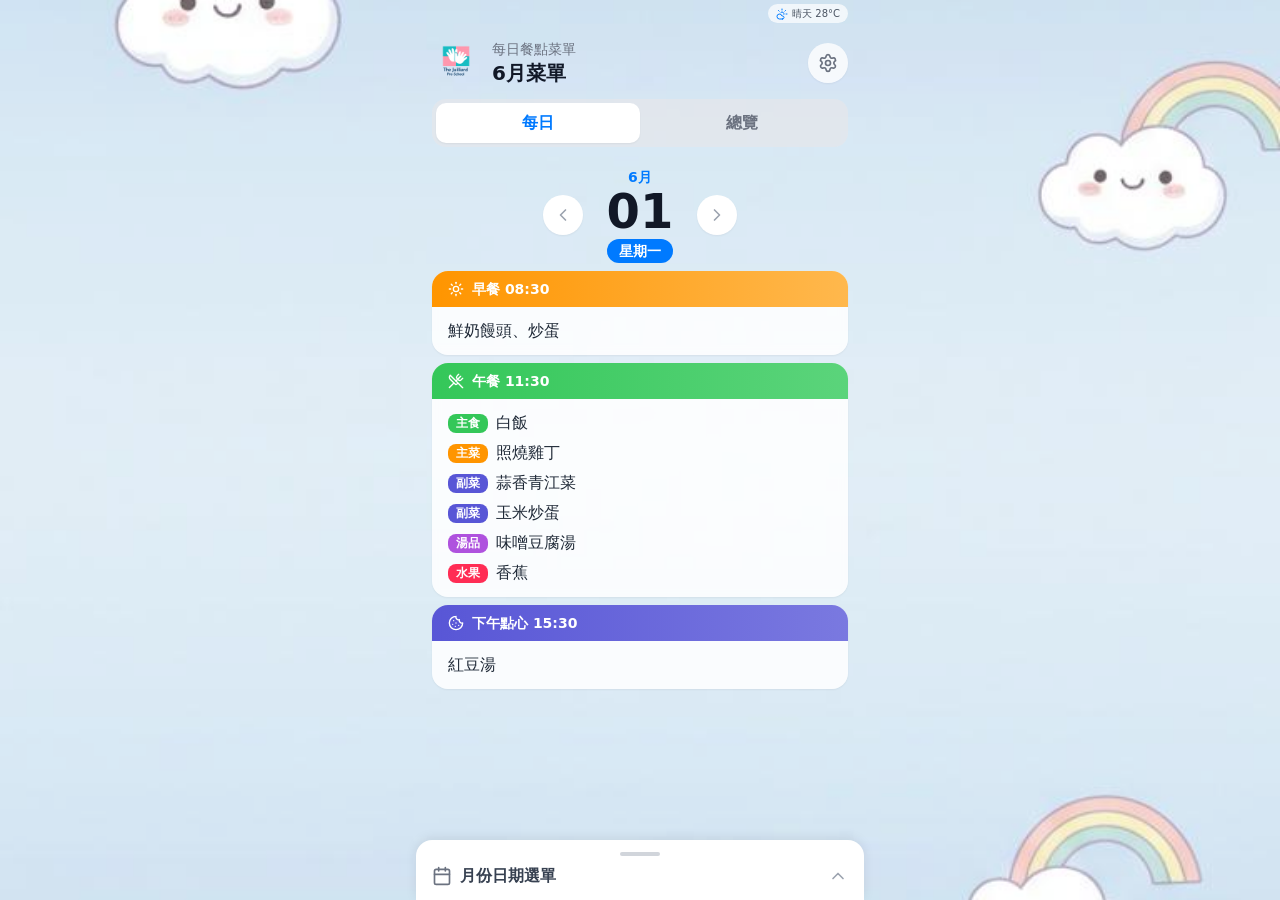
<file: index.html>
<!doctype html>
<html lang="zh-Hant">
  <head>
    <meta charset="UTF-8" />
    <meta name="viewport" content="width=device-width, initial-scale=1.0" />
    <title>每日餐點菜單</title>
    <script type="module" crossorigin src="./assets/index-DRHGS9bs.js"></script>
    <link rel="stylesheet" crossorigin href="./assets/index-CpRILry9.css">
  </head>
  <body>
    <div id="root"></div>
  </body>
</html>
</file>
<file: assets/index-CpRILry9.css>
*,:before,:after{--tw-border-spacing-x: 0;--tw-border-spacing-y: 0;--tw-translate-x: 0;--tw-translate-y: 0;--tw-rotate: 0;--tw-skew-x: 0;--tw-skew-y: 0;--tw-scale-x: 1;--tw-scale-y: 1;--tw-pan-x: ;--tw-pan-y: ;--tw-pinch-zoom: ;--tw-scroll-snap-strictness: proximity;--tw-gradient-from-position: ;--tw-gradient-via-position: ;--tw-gradient-to-position: ;--tw-ordinal: ;--tw-slashed-zero: ;--tw-numeric-figure: ;--tw-numeric-spacing: ;--tw-numeric-fraction: ;--tw-ring-inset: ;--tw-ring-offset-width: 0px;--tw-ring-offset-color: #fff;--tw-ring-color: rgb(59 130 246 / .5);--tw-ring-offset-shadow: 0 0 #0000;--tw-ring-shadow: 0 0 #0000;--tw-shadow: 0 0 #0000;--tw-shadow-colored: 0 0 #0000;--tw-blur: ;--tw-brightness: ;--tw-contrast: ;--tw-grayscale: ;--tw-hue-rotate: ;--tw-invert: ;--tw-saturate: ;--tw-sepia: ;--tw-drop-shadow: ;--tw-backdrop-blur: ;--tw-backdrop-brightness: ;--tw-backdrop-contrast: ;--tw-backdrop-grayscale: ;--tw-backdrop-hue-rotate: ;--tw-backdrop-invert: ;--tw-backdrop-opacity: ;--tw-backdrop-saturate: ;--tw-backdrop-sepia: ;--tw-contain-size: ;--tw-contain-layout: ;--tw-contain-paint: ;--tw-contain-style: }::backdrop{--tw-border-spacing-x: 0;--tw-border-spacing-y: 0;--tw-translate-x: 0;--tw-translate-y: 0;--tw-rotate: 0;--tw-skew-x: 0;--tw-skew-y: 0;--tw-scale-x: 1;--tw-scale-y: 1;--tw-pan-x: ;--tw-pan-y: ;--tw-pinch-zoom: ;--tw-scroll-snap-strictness: proximity;--tw-gradient-from-position: ;--tw-gradient-via-position: ;--tw-gradient-to-position: ;--tw-ordinal: ;--tw-slashed-zero: ;--tw-numeric-figure: ;--tw-numeric-spacing: ;--tw-numeric-fraction: ;--tw-ring-inset: ;--tw-ring-offset-width: 0px;--tw-ring-offset-color: #fff;--tw-ring-color: rgb(59 130 246 / .5);--tw-ring-offset-shadow: 0 0 #0000;--tw-ring-shadow: 0 0 #0000;--tw-shadow: 0 0 #0000;--tw-shadow-colored: 0 0 #0000;--tw-blur: ;--tw-brightness: ;--tw-contrast: ;--tw-grayscale: ;--tw-hue-rotate: ;--tw-invert: ;--tw-saturate: ;--tw-sepia: ;--tw-drop-shadow: ;--tw-backdrop-blur: ;--tw-backdrop-brightness: ;--tw-backdrop-contrast: ;--tw-backdrop-grayscale: ;--tw-backdrop-hue-rotate: ;--tw-backdrop-invert: ;--tw-backdrop-opacity: ;--tw-backdrop-saturate: ;--tw-backdrop-sepia: ;--tw-contain-size: ;--tw-contain-layout: ;--tw-contain-paint: ;--tw-contain-style: }*,:before,:after{box-sizing:border-box;border-width:0;border-style:solid;border-color:#e5e7eb}:before,:after{--tw-content: ""}html,:host{line-height:1.5;-webkit-text-size-adjust:100%;-moz-tab-size:4;-o-tab-size:4;tab-size:4;font-family:ui-sans-serif,system-ui,sans-serif,"Apple Color Emoji","Segoe UI Emoji",Segoe UI Symbol,"Noto Color Emoji";font-feature-settings:normal;font-variation-settings:normal;-webkit-tap-highlight-color:transparent}body{margin:0;line-height:inherit}hr{height:0;color:inherit;border-top-width:1px}abbr:where([title]){-webkit-text-decoration:underline dotted;text-decoration:underline dotted}h1,h2,h3,h4,h5,h6{font-size:inherit;font-weight:inherit}a{color:inherit;text-decoration:inherit}b,strong{font-weight:bolder}code,kbd,samp,pre{font-family:ui-monospace,SFMono-Regular,Menlo,Monaco,Consolas,Liberation Mono,Courier New,monospace;font-feature-settings:normal;font-variation-settings:normal;font-size:1em}small{font-size:80%}sub,sup{font-size:75%;line-height:0;position:relative;vertical-align:baseline}sub{bottom:-.25em}sup{top:-.5em}table{text-indent:0;border-color:inherit;border-collapse:collapse}button,input,optgroup,select,textarea{font-family:inherit;font-feature-settings:inherit;font-variation-settings:inherit;font-size:100%;font-weight:inherit;line-height:inherit;letter-spacing:inherit;color:inherit;margin:0;padding:0}button,select{text-transform:none}button,input:where([type=button]),input:where([type=reset]),input:where([type=submit]){-webkit-appearance:button;background-color:transparent;background-image:none}:-moz-focusring{outline:auto}:-moz-ui-invalid{box-shadow:none}progress{vertical-align:baseline}::-webkit-inner-spin-button,::-webkit-outer-spin-button{height:auto}[type=search]{-webkit-appearance:textfield;outline-offset:-2px}::-webkit-search-decoration{-webkit-appearance:none}::-webkit-file-upload-button{-webkit-appearance:button;font:inherit}summary{display:list-item}blockquote,dl,dd,h1,h2,h3,h4,h5,h6,hr,figure,p,pre{margin:0}fieldset{margin:0;padding:0}legend{padding:0}ol,ul,menu{list-style:none;margin:0;padding:0}dialog{padding:0}textarea{resize:vertical}input::-moz-placeholder,textarea::-moz-placeholder{opacity:1;color:#9ca3af}input::placeholder,textarea::placeholder{opacity:1;color:#9ca3af}button,[role=button]{cursor:pointer}:disabled{cursor:default}img,svg,video,canvas,audio,iframe,embed,object{display:block;vertical-align:middle}img,video{max-width:100%;height:auto}[hidden]:where(:not([hidden=until-found])){display:none}:root{--background: 0 0% 100%;--foreground: 240 10% 3.9%;--card: 0 0% 100%;--card-foreground: 240 10% 3.9%;--popover: 0 0% 100%;--popover-foreground: 240 10% 3.9%;--primary: 240 5.9% 10%;--primary-foreground: 0 0% 98%;--secondary: 240 4.8% 95.9%;--secondary-foreground: 240 5.9% 10%;--muted: 240 4.8% 95.9%;--muted-foreground: 240 3.8% 46.1%;--accent: 240 4.8% 95.9%;--accent-foreground: 240 5.9% 10%;--destructive: 0 84.2% 60.2%;--destructive-foreground: 0 0% 98%;--border: 240 5.9% 90%;--input: 240 5.9% 90%;--ring: 240 5.9% 10%;--radius: .625rem;--sidebar-background: 0 0% 98%;--sidebar-foreground: 240 5.3% 26.1%;--sidebar-primary: 240 5.9% 10%;--sidebar-primary-foreground: 0 0% 98%;--sidebar-accent: 240 4.8% 95.9%;--sidebar-accent-foreground: 240 5.9% 10%;--sidebar-border: 220 13% 91%;--sidebar-ring: 217.2 91.2% 59.8%}.dark{--background: 240 10% 3.9%;--foreground: 0 0% 98%;--card: 240 10% 3.9%;--card-foreground: 0 0% 98%;--popover: 240 10% 3.9%;--popover-foreground: 0 0% 98%;--primary: 0 0% 98%;--primary-foreground: 240 5.9% 10%;--secondary: 240 3.7% 15.9%;--secondary-foreground: 0 0% 98%;--muted: 240 3.7% 15.9%;--muted-foreground: 240 5% 64.9%;--accent: 240 3.7% 15.9%;--accent-foreground: 0 0% 98%;--destructive: 0 62.8% 30.6%;--destructive-foreground: 0 0% 98%;--border: 240 3.7% 15.9%;--input: 240 3.7% 15.9%;--ring: 240 4.9% 83.9%;--sidebar-background: 240 5.9% 10%;--sidebar-foreground: 240 4.8% 95.9%;--sidebar-primary: 224.3 76.3% 48%;--sidebar-primary-foreground: 0 0% 100%;--sidebar-accent: 240 3.7% 15.9%;--sidebar-accent-foreground: 240 4.8% 95.9%;--sidebar-border: 240 3.7% 15.9%;--sidebar-ring: 217.2 91.2% 59.8%}*{border-color:hsl(var(--border))}body{background-color:hsl(var(--background));color:hsl(var(--foreground))}.sr-only{position:absolute;width:1px;height:1px;padding:0;margin:-1px;overflow:hidden;clip:rect(0,0,0,0);white-space:nowrap;border-width:0}.pointer-events-none{pointer-events:none}.visible{visibility:visible}.invisible{visibility:hidden}.fixed{position:fixed}.absolute{position:absolute}.relative{position:relative}.sticky{position:sticky}.inset-0{inset:0}.inset-x-0{left:0;right:0}.inset-y-0{top:0;bottom:0}.-bottom-12{bottom:-3rem}.-left-12{left:-3rem}.-right-12{right:-3rem}.-top-12{top:-3rem}.bottom-0{bottom:0}.left-0{left:0}.left-1\/2{left:50%}.left-2{left:.5rem}.left-\[50\%\]{left:50%}.right-0{right:0}.right-1{right:.25rem}.right-2{right:.5rem}.right-3{right:.75rem}.right-4{right:1rem}.top-0{top:0}.top-1\.5{top:.375rem}.top-1\/2{top:50%}.top-3\.5{top:.875rem}.top-4{top:1rem}.top-\[1px\]{top:1px}.top-\[50\%\]{top:50%}.top-\[60\%\]{top:60%}.top-full{top:100%}.isolate{isolation:isolate}.z-10{z-index:10}.z-20{z-index:20}.z-40{z-index:40}.z-50{z-index:50}.z-\[1\]{z-index:1}.order-first{order:-9999}.order-last{order:9999}.col-start-2{grid-column-start:2}.row-span-2{grid-row:span 2 / span 2}.row-start-1{grid-row-start:1}.\!m-0{margin:0!important}.-mx-1{margin-left:-.25rem;margin-right:-.25rem}.-my-2{margin-top:-.5rem;margin-bottom:-.5rem}.mx-2{margin-left:.5rem;margin-right:.5rem}.mx-3\.5{margin-left:.875rem;margin-right:.875rem}.mx-6{margin-left:1.5rem;margin-right:1.5rem}.mx-auto{margin-left:auto;margin-right:auto}.my-0{margin-top:0;margin-bottom:0}.my-0\.5{margin-top:.125rem;margin-bottom:.125rem}.my-1{margin-top:.25rem;margin-bottom:.25rem}.-ml-2{margin-left:-.5rem}.-ml-4{margin-left:-1rem}.-mt-4{margin-top:-1rem}.mb-2{margin-bottom:.5rem}.mb-3{margin-bottom:.75rem}.ml-1{margin-left:.25rem}.ml-4{margin-left:1rem}.ml-auto{margin-left:auto}.mt-0\.5{margin-top:.125rem}.mt-1{margin-top:.25rem}.mt-1\.5{margin-top:.375rem}.mt-2{margin-top:.5rem}.mt-4{margin-top:1rem}.mt-auto{margin-top:auto}.line-clamp-1{overflow:hidden;display:-webkit-box;-webkit-box-orient:vertical;-webkit-line-clamp:1}.line-clamp-2{overflow:hidden;display:-webkit-box;-webkit-box-orient:vertical;-webkit-line-clamp:2}.block{display:block}.flex{display:flex}.inline-flex{display:inline-flex}.table{display:table}.table-caption{display:table-caption}.table-cell{display:table-cell}.table-row{display:table-row}.grid{display:grid}.hidden{display:none}.aspect-square{aspect-ratio:1 / 1}.aspect-video{aspect-ratio:16 / 9}.size-10{width:2.5rem;height:2.5rem}.size-2{width:.5rem;height:.5rem}.size-2\.5{width:.625rem;height:.625rem}.size-3{width:.75rem;height:.75rem}.size-3\.5{width:.875rem;height:.875rem}.size-4{width:1rem;height:1rem}.size-6{width:1.5rem;height:1.5rem}.size-7{width:1.75rem;height:1.75rem}.size-8{width:2rem;height:2rem}.size-9{width:2.25rem;height:2.25rem}.size-auto{width:auto;height:auto}.size-full{width:100%;height:100%}.h-1{height:.25rem}.h-1\.5{height:.375rem}.h-10{height:2.5rem}.h-11{height:2.75rem}.h-12{height:3rem}.h-2{height:.5rem}.h-2\.5{height:.625rem}.h-28{height:7rem}.h-3{height:.75rem}.h-3\.5{height:.875rem}.h-4{height:1rem}.h-5{height:1.25rem}.h-6{height:1.5rem}.h-7{height:1.75rem}.h-8{height:2rem}.h-9{height:2.25rem}.h-\[1\.15rem\]{height:1.15rem}.h-\[calc\(100\%-1px\)\]{height:calc(100% - 1px)}.h-\[var\(--radix-navigation-menu-viewport-height\)\]{height:var(--radix-navigation-menu-viewport-height)}.h-\[var\(--radix-select-trigger-height\)\]{height:var(--radix-select-trigger-height)}.h-auto{height:auto}.h-full{height:100%}.h-px{height:1px}.h-screen{height:100vh}.h-svh{height:100svh}.max-h-\[300px\]{max-height:300px}.min-h-0{min-height:0px}.min-h-16{min-height:4rem}.min-h-4{min-height:1rem}.min-h-screen{min-height:100vh}.min-h-svh{min-height:100svh}.w-0{width:0px}.w-1{width:.25rem}.w-1\.5{width:.375rem}.w-10{width:2.5rem}.w-12{width:3rem}.w-2{width:.5rem}.w-2\.5{width:.625rem}.w-3{width:.75rem}.w-3\.5{width:.875rem}.w-3\/4{width:75%}.w-4{width:1rem}.w-5{width:1.25rem}.w-64{width:16rem}.w-72{width:18rem}.w-8{width:2rem}.w-9{width:2.25rem}.w-\[100px\]{width:100px}.w-auto{width:auto}.w-fit{width:-moz-fit-content;width:fit-content}.w-full{width:100%}.w-max{width:-moz-max-content;width:max-content}.w-px{width:1px}.min-w-0{min-width:0px}.min-w-10{min-width:2.5rem}.min-w-5{min-width:1.25rem}.min-w-8{min-width:2rem}.min-w-9{min-width:2.25rem}.min-w-\[12rem\]{min-width:12rem}.min-w-\[8rem\]{min-width:8rem}.min-w-\[var\(--radix-select-trigger-width\)\]{min-width:var(--radix-select-trigger-width)}.max-w-\[calc\(100\%-2rem\)\]{max-width:calc(100% - 2rem)}.max-w-lg{max-width:32rem}.max-w-max{max-width:-moz-max-content;max-width:max-content}.max-w-md{max-width:28rem}.max-w-sm{max-width:24rem}.flex-1{flex:1 1 0%}.flex-shrink-0,.shrink-0{flex-shrink:0}.grow{flex-grow:1}.grow-0{flex-grow:0}.basis-full{flex-basis:100%}.caption-bottom{caption-side:bottom}.border-collapse{border-collapse:collapse}.-translate-x-1\/2{--tw-translate-x: -50%;transform:translate(var(--tw-translate-x),var(--tw-translate-y)) rotate(var(--tw-rotate)) skew(var(--tw-skew-x)) skewY(var(--tw-skew-y)) scaleX(var(--tw-scale-x)) scaleY(var(--tw-scale-y))}.-translate-x-px{--tw-translate-x: -1px;transform:translate(var(--tw-translate-x),var(--tw-translate-y)) rotate(var(--tw-rotate)) skew(var(--tw-skew-x)) skewY(var(--tw-skew-y)) scaleX(var(--tw-scale-x)) scaleY(var(--tw-scale-y))}.-translate-y-1\/2{--tw-translate-y: -50%;transform:translate(var(--tw-translate-x),var(--tw-translate-y)) rotate(var(--tw-rotate)) skew(var(--tw-skew-x)) skewY(var(--tw-skew-y)) scaleX(var(--tw-scale-x)) scaleY(var(--tw-scale-y))}.translate-x-\[-50\%\]{--tw-translate-x: -50%;transform:translate(var(--tw-translate-x),var(--tw-translate-y)) rotate(var(--tw-rotate)) skew(var(--tw-skew-x)) skewY(var(--tw-skew-y)) scaleX(var(--tw-scale-x)) scaleY(var(--tw-scale-y))}.translate-x-px{--tw-translate-x: 1px;transform:translate(var(--tw-translate-x),var(--tw-translate-y)) rotate(var(--tw-rotate)) skew(var(--tw-skew-x)) skewY(var(--tw-skew-y)) scaleX(var(--tw-scale-x)) scaleY(var(--tw-scale-y))}.translate-y-0\.5{--tw-translate-y: .125rem;transform:translate(var(--tw-translate-x),var(--tw-translate-y)) rotate(var(--tw-rotate)) skew(var(--tw-skew-x)) skewY(var(--tw-skew-y)) scaleX(var(--tw-scale-x)) scaleY(var(--tw-scale-y))}.translate-y-\[-50\%\]{--tw-translate-y: -50%;transform:translate(var(--tw-translate-x),var(--tw-translate-y)) rotate(var(--tw-rotate)) skew(var(--tw-skew-x)) skewY(var(--tw-skew-y)) scaleX(var(--tw-scale-x)) scaleY(var(--tw-scale-y))}.translate-y-\[calc\(-50\%_-_2px\)\]{--tw-translate-y: calc(-50% - 2px) ;transform:translate(var(--tw-translate-x),var(--tw-translate-y)) rotate(var(--tw-rotate)) skew(var(--tw-skew-x)) skewY(var(--tw-skew-y)) scaleX(var(--tw-scale-x)) scaleY(var(--tw-scale-y))}.rotate-45{--tw-rotate: 45deg;transform:translate(var(--tw-translate-x),var(--tw-translate-y)) rotate(var(--tw-rotate)) skew(var(--tw-skew-x)) skewY(var(--tw-skew-y)) scaleX(var(--tw-scale-x)) scaleY(var(--tw-scale-y))}.rotate-90{--tw-rotate: 90deg;transform:translate(var(--tw-translate-x),var(--tw-translate-y)) rotate(var(--tw-rotate)) skew(var(--tw-skew-x)) skewY(var(--tw-skew-y)) scaleX(var(--tw-scale-x)) scaleY(var(--tw-scale-y))}.transform{transform:translate(var(--tw-translate-x),var(--tw-translate-y)) rotate(var(--tw-rotate)) skew(var(--tw-skew-x)) skewY(var(--tw-skew-y)) scaleX(var(--tw-scale-x)) scaleY(var(--tw-scale-y))}@keyframes caret-blink{0%,70%,to{opacity:1}20%,50%{opacity:0}}.animate-caret-blink{animation:caret-blink 1.25s ease-out infinite}@keyframes pulse{50%{opacity:.5}}.animate-pulse{animation:pulse 2s cubic-bezier(.4,0,.6,1) infinite}@keyframes spin{to{transform:rotate(360deg)}}.animate-spin{animation:spin 1s linear infinite}.cursor-default{cursor:default}.cursor-pointer{cursor:pointer}.cursor-text{cursor:text}.touch-none{touch-action:none}.select-none{-webkit-user-select:none;-moz-user-select:none;user-select:none}.resize-none{resize:none}.scroll-my-1{scroll-margin-top:.25rem;scroll-margin-bottom:.25rem}.scroll-py-1{scroll-padding-top:.25rem;scroll-padding-bottom:.25rem}.list-disc{list-style-type:disc}.list-none{list-style-type:none}.auto-rows-min{grid-auto-rows:min-content}.grid-cols-2{grid-template-columns:repeat(2,minmax(0,1fr))}.grid-cols-3{grid-template-columns:repeat(3,minmax(0,1fr))}.grid-cols-7{grid-template-columns:repeat(7,minmax(0,1fr))}.grid-cols-\[0_1fr\]{grid-template-columns:0 1fr}.grid-cols-\[1fr_1fr_1fr_auto\]{grid-template-columns:1fr 1fr 1fr auto}.grid-rows-\[auto_auto\]{grid-template-rows:auto auto}.flex-row{flex-direction:row}.flex-col{flex-direction:column}.flex-col-reverse{flex-direction:column-reverse}.flex-wrap{flex-wrap:wrap}.place-content-center{place-content:center}.items-start{align-items:flex-start}.items-end{align-items:flex-end}.items-center{align-items:center}.items-stretch{align-items:stretch}.justify-start{justify-content:flex-start}.justify-end{justify-content:flex-end}.justify-center{justify-content:center}.justify-between{justify-content:space-between}.justify-items-start{justify-items:start}.gap-0\.5{gap:.125rem}.gap-1{gap:.25rem}.gap-1\.5{gap:.375rem}.gap-2{gap:.5rem}.gap-2\.5{gap:.625rem}.gap-3{gap:.75rem}.gap-4{gap:1rem}.gap-6{gap:1.5rem}.gap-7{gap:1.75rem}.gap-\[--spacing\(var\(--gap\)\)\]{gap:var(--spacing(var(--gap)))}.gap-y-0\.5{row-gap:.125rem}.space-y-1\.5>:not([hidden])~:not([hidden]){--tw-space-y-reverse: 0;margin-top:calc(.375rem * calc(1 - var(--tw-space-y-reverse)));margin-bottom:calc(.375rem * var(--tw-space-y-reverse))}.space-y-2>:not([hidden])~:not([hidden]){--tw-space-y-reverse: 0;margin-top:calc(.5rem * calc(1 - var(--tw-space-y-reverse)));margin-bottom:calc(.5rem * var(--tw-space-y-reverse))}.space-y-3>:not([hidden])~:not([hidden]){--tw-space-y-reverse: 0;margin-top:calc(.75rem * calc(1 - var(--tw-space-y-reverse)));margin-bottom:calc(.75rem * var(--tw-space-y-reverse))}.space-y-4>:not([hidden])~:not([hidden]){--tw-space-y-reverse: 0;margin-top:calc(1rem * calc(1 - var(--tw-space-y-reverse)));margin-bottom:calc(1rem * var(--tw-space-y-reverse))}.self-start{align-self:flex-start}.self-stretch{align-self:stretch}.justify-self-end{justify-self:end}.overflow-auto{overflow:auto}.overflow-hidden{overflow:hidden}.overflow-x-auto{overflow-x:auto}.overflow-y-auto{overflow-y:auto}.overflow-x-hidden{overflow-x:hidden}.whitespace-nowrap{white-space:nowrap}.text-balance{text-wrap:balance}.break-words{overflow-wrap:break-word}.rounded-2xl{border-radius:1rem}.rounded-\[2px\]{border-radius:2px}.rounded-\[4px\]{border-radius:4px}.rounded-\[calc\(var\(--radius\)-5px\)\]{border-radius:calc(var(--radius) - 5px)}.rounded-\[inherit\]{border-radius:inherit}.rounded-full{border-radius:9999px}.rounded-lg{border-radius:var(--radius)}.rounded-md{border-radius:calc(var(--radius) - 2px)}.rounded-none{border-radius:0}.rounded-sm{border-radius:calc(var(--radius) - 4px)}.rounded-xl{border-radius:calc(var(--radius) + 4px)}.rounded-xs{border-radius:calc(var(--radius) - 6px)}.rounded-l-md{border-top-left-radius:calc(var(--radius) - 2px);border-bottom-left-radius:calc(var(--radius) - 2px)}.rounded-r-md{border-top-right-radius:calc(var(--radius) - 2px);border-bottom-right-radius:calc(var(--radius) - 2px)}.rounded-t-2xl{border-top-left-radius:1rem;border-top-right-radius:1rem}.rounded-tl-sm{border-top-left-radius:calc(var(--radius) - 4px)}.border{border-width:1px}.border-0{border-width:0px}.border-\[1\.5px\]{border-width:1.5px}.border-y{border-top-width:1px;border-bottom-width:1px}.border-b{border-bottom-width:1px}.border-l{border-left-width:1px}.border-r{border-right-width:1px}.border-t{border-top-width:1px}.border-dashed{border-style:dashed}.border-\[\#FF9500\]\/20{border-color:#ff950033}.border-border{border-color:hsl(var(--border))}.border-border\/50{border-color:hsl(var(--border) / .5)}.border-gray-200{--tw-border-opacity: 1;border-color:rgb(229 231 235 / var(--tw-border-opacity, 1))}.border-input{border-color:hsl(var(--input))}.border-primary{border-color:hsl(var(--primary))}.border-sidebar-border{border-color:hsl(var(--sidebar-border))}.border-transparent{border-color:transparent}.border-l-transparent{border-left-color:transparent}.border-t-transparent{border-top-color:transparent}.bg-\[\#007AFF\]{--tw-bg-opacity: 1;background-color:rgb(0 122 255 / var(--tw-bg-opacity, 1))}.bg-\[\#34C759\]{--tw-bg-opacity: 1;background-color:rgb(52 199 89 / var(--tw-bg-opacity, 1))}.bg-\[\#F2F2F7\]{--tw-bg-opacity: 1;background-color:rgb(242 242 247 / var(--tw-bg-opacity, 1))}.bg-\[\#FF3B30\]{--tw-bg-opacity: 1;background-color:rgb(255 59 48 / var(--tw-bg-opacity, 1))}.bg-\[\#FF9500\]{--tw-bg-opacity: 1;background-color:rgb(255 149 0 / var(--tw-bg-opacity, 1))}.bg-\[\#FF9500\]\/10{background-color:#ff95001a}.bg-accent{background-color:hsl(var(--accent))}.bg-background{background-color:hsl(var(--background))}.bg-black\/50{background-color:#00000080}.bg-blue-50{--tw-bg-opacity: 1;background-color:rgb(239 246 255 / var(--tw-bg-opacity, 1))}.bg-border{background-color:hsl(var(--border))}.bg-card{background-color:hsl(var(--card))}.bg-destructive{--tw-bg-opacity: 1;background-color:hsl(var(--destructive) / var(--tw-bg-opacity, 1))}.bg-foreground{background-color:hsl(var(--foreground))}.bg-gray-100{--tw-bg-opacity: 1;background-color:rgb(243 244 246 / var(--tw-bg-opacity, 1))}.bg-gray-200\/70{background-color:#e5e7ebb3}.bg-gray-300{--tw-bg-opacity: 1;background-color:rgb(209 213 219 / var(--tw-bg-opacity, 1))}.bg-gray-400{--tw-bg-opacity: 1;background-color:rgb(156 163 175 / var(--tw-bg-opacity, 1))}.bg-gray-50{--tw-bg-opacity: 1;background-color:rgb(249 250 251 / var(--tw-bg-opacity, 1))}.bg-input{background-color:hsl(var(--input))}.bg-meal-fruit{--tw-bg-opacity: 1;background-color:rgb(255 45 85 / var(--tw-bg-opacity, 1))}.bg-meal-green{--tw-bg-opacity: 1;background-color:rgb(52 199 89 / var(--tw-bg-opacity, 1))}.bg-meal-orange{--tw-bg-opacity: 1;background-color:rgb(255 149 0 / var(--tw-bg-opacity, 1))}.bg-meal-purple{--tw-bg-opacity: 1;background-color:rgb(88 86 214 / var(--tw-bg-opacity, 1))}.bg-meal-soup{--tw-bg-opacity: 1;background-color:rgb(175 82 222 / var(--tw-bg-opacity, 1))}.bg-muted{background-color:hsl(var(--muted))}.bg-muted\/50{background-color:hsl(var(--muted) / .5)}.bg-popover{background-color:hsl(var(--popover))}.bg-primary{background-color:hsl(var(--primary))}.bg-primary\/20{background-color:hsl(var(--primary) / .2)}.bg-secondary{background-color:hsl(var(--secondary))}.bg-sidebar{background-color:hsl(var(--sidebar-background))}.bg-sidebar-border{background-color:hsl(var(--sidebar-border))}.bg-transparent{background-color:transparent}.bg-white{--tw-bg-opacity: 1;background-color:rgb(255 255 255 / var(--tw-bg-opacity, 1))}.bg-white\/10{background-color:#ffffff1a}.bg-white\/70{background-color:#ffffffb3}.bg-white\/80{background-color:#fffc}.bg-white\/85{background-color:#ffffffd9}.bg-white\/90{background-color:#ffffffe6}.bg-gradient-to-r{background-image:linear-gradient(to right,var(--tw-gradient-stops))}.from-\[\#34C759\]{--tw-gradient-from: #34C759 var(--tw-gradient-from-position);--tw-gradient-to: rgb(52 199 89 / 0) var(--tw-gradient-to-position);--tw-gradient-stops: var(--tw-gradient-from), var(--tw-gradient-to)}.from-\[\#5856D6\]{--tw-gradient-from: #5856D6 var(--tw-gradient-from-position);--tw-gradient-to: rgb(88 86 214 / 0) var(--tw-gradient-to-position);--tw-gradient-stops: var(--tw-gradient-from), var(--tw-gradient-to)}.from-\[\#FF9500\]{--tw-gradient-from: #FF9500 var(--tw-gradient-from-position);--tw-gradient-to: rgb(255 149 0 / 0) var(--tw-gradient-to-position);--tw-gradient-stops: var(--tw-gradient-from), var(--tw-gradient-to)}.to-\[\#5BD47B\]{--tw-gradient-to: #5BD47B var(--tw-gradient-to-position)}.to-\[\#7A79E0\]{--tw-gradient-to: #7A79E0 var(--tw-gradient-to-position)}.to-\[\#FFB84D\]{--tw-gradient-to: #FFB84D var(--tw-gradient-to-position)}.fill-current{fill:currentColor}.fill-foreground{fill:hsl(var(--foreground))}.fill-primary{fill:hsl(var(--primary))}.object-contain{-o-object-fit:contain;object-fit:contain}.p-0{padding:0}.p-1{padding:.25rem}.p-2{padding:.5rem}.p-3{padding:.75rem}.p-4{padding:1rem}.p-6{padding:1.5rem}.p-\[3px\]{padding:3px}.p-px{padding:1px}.px-1{padding-left:.25rem;padding-right:.25rem}.px-1\.5{padding-left:.375rem;padding-right:.375rem}.px-2{padding-left:.5rem;padding-right:.5rem}.px-2\.5{padding-left:.625rem;padding-right:.625rem}.px-3{padding-left:.75rem;padding-right:.75rem}.px-4{padding-left:1rem;padding-right:1rem}.px-6{padding-left:1.5rem;padding-right:1.5rem}.py-0\.5{padding-top:.125rem;padding-bottom:.125rem}.py-1{padding-top:.25rem;padding-bottom:.25rem}.py-1\.5{padding-top:.375rem;padding-bottom:.375rem}.py-2{padding-top:.5rem;padding-bottom:.5rem}.py-3{padding-top:.75rem;padding-bottom:.75rem}.py-4{padding-top:1rem;padding-bottom:1rem}.py-6{padding-top:1.5rem;padding-bottom:1.5rem}.pb-0{padding-bottom:0}.pb-2{padding-bottom:.5rem}.pb-24{padding-bottom:6rem}.pb-3{padding-bottom:.75rem}.pb-4{padding-bottom:1rem}.pb-6{padding-bottom:1.5rem}.pb-8{padding-bottom:2rem}.pl-2{padding-left:.5rem}.pl-3{padding-left:.75rem}.pl-4{padding-left:1rem}.pl-8{padding-left:2rem}.pr-1{padding-right:.25rem}.pr-2{padding-right:.5rem}.pr-2\.5{padding-right:.625rem}.pr-3{padding-right:.75rem}.pr-8{padding-right:2rem}.pt-0{padding-top:0}.pt-1{padding-top:.25rem}.pt-3{padding-top:.75rem}.pt-4{padding-top:1rem}.text-left{text-align:left}.text-center{text-align:center}.align-middle{vertical-align:middle}.font-mono{font-family:ui-monospace,SFMono-Regular,Menlo,Monaco,Consolas,Liberation Mono,Courier New,monospace}.font-sans{font-family:ui-sans-serif,system-ui,sans-serif,"Apple Color Emoji","Segoe UI Emoji",Segoe UI Symbol,"Noto Color Emoji"}.text-2xl{font-size:1.5rem;line-height:2rem}.text-3xl{font-size:1.875rem;line-height:2.25rem}.text-5xl{font-size:3rem;line-height:1}.text-\[0\.8rem\]{font-size:.8rem}.text-\[10px\]{font-size:10px}.text-base{font-size:1rem;line-height:1.5rem}.text-lg{font-size:1.125rem;line-height:1.75rem}.text-sm{font-size:.875rem;line-height:1.25rem}.text-sm\/relaxed{font-size:.875rem;line-height:1.625}.text-xl{font-size:1.25rem;line-height:1.75rem}.text-xs{font-size:.75rem;line-height:1rem}.font-bold{font-weight:700}.font-extrabold{font-weight:800}.font-medium{font-weight:500}.font-normal{font-weight:400}.font-semibold{font-weight:600}.tabular-nums{--tw-numeric-spacing: tabular-nums;font-variant-numeric:var(--tw-ordinal) var(--tw-slashed-zero) var(--tw-numeric-figure) var(--tw-numeric-spacing) var(--tw-numeric-fraction)}.leading-none{line-height:1}.leading-normal{line-height:1.5}.leading-snug{line-height:1.375}.leading-tight{line-height:1.25}.tracking-tight{letter-spacing:-.025em}.tracking-widest{letter-spacing:.1em}.text-\[\#007AFF\]{--tw-text-opacity: 1;color:rgb(0 122 255 / var(--tw-text-opacity, 1))}.text-\[\#34C759\]{--tw-text-opacity: 1;color:rgb(52 199 89 / var(--tw-text-opacity, 1))}.text-\[\#5856D6\]{--tw-text-opacity: 1;color:rgb(88 86 214 / var(--tw-text-opacity, 1))}.text-\[\#FF3B30\]{--tw-text-opacity: 1;color:rgb(255 59 48 / var(--tw-text-opacity, 1))}.text-\[\#FF9500\]{--tw-text-opacity: 1;color:rgb(255 149 0 / var(--tw-text-opacity, 1))}.text-accent-foreground{color:hsl(var(--accent-foreground))}.text-background{color:hsl(var(--background))}.text-blue-700{--tw-text-opacity: 1;color:rgb(29 78 216 / var(--tw-text-opacity, 1))}.text-card-foreground{color:hsl(var(--card-foreground))}.text-current{color:currentColor}.text-destructive{--tw-text-opacity: 1;color:hsl(var(--destructive) / var(--tw-text-opacity, 1))}.text-foreground{color:hsl(var(--foreground))}.text-gray-300{--tw-text-opacity: 1;color:rgb(209 213 219 / var(--tw-text-opacity, 1))}.text-gray-400{--tw-text-opacity: 1;color:rgb(156 163 175 / var(--tw-text-opacity, 1))}.text-gray-500{--tw-text-opacity: 1;color:rgb(107 114 128 / var(--tw-text-opacity, 1))}.text-gray-600{--tw-text-opacity: 1;color:rgb(75 85 99 / var(--tw-text-opacity, 1))}.text-gray-700{--tw-text-opacity: 1;color:rgb(55 65 81 / var(--tw-text-opacity, 1))}.text-gray-800{--tw-text-opacity: 1;color:rgb(31 41 55 / var(--tw-text-opacity, 1))}.text-gray-900{--tw-text-opacity: 1;color:rgb(17 24 39 / var(--tw-text-opacity, 1))}.text-muted-foreground{color:hsl(var(--muted-foreground))}.text-popover-foreground{color:hsl(var(--popover-foreground))}.text-primary{color:hsl(var(--primary))}.text-primary-foreground{color:hsl(var(--primary-foreground))}.text-secondary-foreground{color:hsl(var(--secondary-foreground))}.text-sidebar-foreground{color:hsl(var(--sidebar-foreground))}.text-sidebar-foreground\/70{color:hsl(var(--sidebar-foreground) / .7)}.text-white{--tw-text-opacity: 1;color:rgb(255 255 255 / var(--tw-text-opacity, 1))}.underline-offset-4{text-underline-offset:4px}.opacity-0{opacity:0}.opacity-50{opacity:.5}.opacity-70{opacity:.7}.shadow{--tw-shadow: 0 1px 3px 0 rgb(0 0 0 / .1), 0 1px 2px -1px rgb(0 0 0 / .1);--tw-shadow-colored: 0 1px 3px 0 var(--tw-shadow-color), 0 1px 2px -1px var(--tw-shadow-color);box-shadow:var(--tw-ring-offset-shadow, 0 0 #0000),var(--tw-ring-shadow, 0 0 #0000),var(--tw-shadow)}.shadow-\[0_-2px_12px_rgba\(0\,0\,0\,0\.08\)\]{--tw-shadow: 0 -2px 12px rgba(0,0,0,.08);--tw-shadow-colored: 0 -2px 12px var(--tw-shadow-color);box-shadow:var(--tw-ring-offset-shadow, 0 0 #0000),var(--tw-ring-shadow, 0 0 #0000),var(--tw-shadow)}.shadow-\[0_0_0_1px_hsl\(var\(--sidebar-border\)\)\]{--tw-shadow: 0 0 0 1px hsl(var(--sidebar-border));--tw-shadow-colored: 0 0 0 1px var(--tw-shadow-color);box-shadow:var(--tw-ring-offset-shadow, 0 0 #0000),var(--tw-ring-shadow, 0 0 #0000),var(--tw-shadow)}.shadow-lg{--tw-shadow: 0 10px 15px -3px rgb(0 0 0 / .1), 0 4px 6px -4px rgb(0 0 0 / .1);--tw-shadow-colored: 0 10px 15px -3px var(--tw-shadow-color), 0 4px 6px -4px var(--tw-shadow-color);box-shadow:var(--tw-ring-offset-shadow, 0 0 #0000),var(--tw-ring-shadow, 0 0 #0000),var(--tw-shadow)}.shadow-md{--tw-shadow: 0 4px 6px -1px rgb(0 0 0 / .1), 0 2px 4px -2px rgb(0 0 0 / .1);--tw-shadow-colored: 0 4px 6px -1px var(--tw-shadow-color), 0 2px 4px -2px var(--tw-shadow-color);box-shadow:var(--tw-ring-offset-shadow, 0 0 #0000),var(--tw-ring-shadow, 0 0 #0000),var(--tw-shadow)}.shadow-none{--tw-shadow: 0 0 #0000;--tw-shadow-colored: 0 0 #0000;box-shadow:var(--tw-ring-offset-shadow, 0 0 #0000),var(--tw-ring-shadow, 0 0 #0000),var(--tw-shadow)}.shadow-sm{--tw-shadow: 0 1px 2px 0 rgb(0 0 0 / .05);--tw-shadow-colored: 0 1px 2px 0 var(--tw-shadow-color);box-shadow:var(--tw-ring-offset-shadow, 0 0 #0000),var(--tw-ring-shadow, 0 0 #0000),var(--tw-shadow)}.shadow-xl{--tw-shadow: 0 20px 25px -5px rgb(0 0 0 / .1), 0 8px 10px -6px rgb(0 0 0 / .1);--tw-shadow-colored: 0 20px 25px -5px var(--tw-shadow-color), 0 8px 10px -6px var(--tw-shadow-color);box-shadow:var(--tw-ring-offset-shadow, 0 0 #0000),var(--tw-ring-shadow, 0 0 #0000),var(--tw-shadow)}.shadow-xs{--tw-shadow: 0 1px 2px 0 rgb(0 0 0 / .05);--tw-shadow-colored: 0 1px 2px 0 var(--tw-shadow-color);box-shadow:var(--tw-ring-offset-shadow, 0 0 #0000),var(--tw-ring-shadow, 0 0 #0000),var(--tw-shadow)}.outline-none{outline:2px solid transparent;outline-offset:2px}.outline{outline-style:solid}.ring-0{--tw-ring-offset-shadow: var(--tw-ring-inset) 0 0 0 var(--tw-ring-offset-width) var(--tw-ring-offset-color);--tw-ring-shadow: var(--tw-ring-inset) 0 0 0 calc(0px + var(--tw-ring-offset-width)) var(--tw-ring-color);box-shadow:var(--tw-ring-offset-shadow),var(--tw-ring-shadow),var(--tw-shadow, 0 0 #0000)}.ring-ring\/50{--tw-ring-color: hsl(var(--ring) / .5)}.ring-sidebar-ring{--tw-ring-color: hsl(var(--sidebar-ring))}.ring-offset-background{--tw-ring-offset-color: hsl(var(--background))}.filter{filter:var(--tw-blur) var(--tw-brightness) var(--tw-contrast) var(--tw-grayscale) var(--tw-hue-rotate) var(--tw-invert) var(--tw-saturate) var(--tw-sepia) var(--tw-drop-shadow)}.backdrop-blur-sm{--tw-backdrop-blur: blur(4px);-webkit-backdrop-filter:var(--tw-backdrop-blur) var(--tw-backdrop-brightness) var(--tw-backdrop-contrast) var(--tw-backdrop-grayscale) var(--tw-backdrop-hue-rotate) var(--tw-backdrop-invert) var(--tw-backdrop-opacity) var(--tw-backdrop-saturate) var(--tw-backdrop-sepia);backdrop-filter:var(--tw-backdrop-blur) var(--tw-backdrop-brightness) var(--tw-backdrop-contrast) var(--tw-backdrop-grayscale) var(--tw-backdrop-hue-rotate) var(--tw-backdrop-invert) var(--tw-backdrop-opacity) var(--tw-backdrop-saturate) var(--tw-backdrop-sepia)}.transition{transition-property:color,background-color,border-color,text-decoration-color,fill,stroke,opacity,box-shadow,transform,filter,backdrop-filter;transition-timing-function:cubic-bezier(.4,0,.2,1);transition-duration:.15s}.transition-\[color\,box-shadow\]{transition-property:color,box-shadow;transition-timing-function:cubic-bezier(.4,0,.2,1);transition-duration:.15s}.transition-\[left\,right\,width\]{transition-property:left,right,width;transition-timing-function:cubic-bezier(.4,0,.2,1);transition-duration:.15s}.transition-\[margin\,opacity\]{transition-property:margin,opacity;transition-timing-function:cubic-bezier(.4,0,.2,1);transition-duration:.15s}.transition-\[width\,height\,padding\]{transition-property:width,height,padding;transition-timing-function:cubic-bezier(.4,0,.2,1);transition-duration:.15s}.transition-\[width\]{transition-property:width;transition-timing-function:cubic-bezier(.4,0,.2,1);transition-duration:.15s}.transition-all{transition-property:all;transition-timing-function:cubic-bezier(.4,0,.2,1);transition-duration:.15s}.transition-colors{transition-property:color,background-color,border-color,text-decoration-color,fill,stroke;transition-timing-function:cubic-bezier(.4,0,.2,1);transition-duration:.15s}.transition-none{transition-property:none}.transition-opacity{transition-property:opacity;transition-timing-function:cubic-bezier(.4,0,.2,1);transition-duration:.15s}.transition-shadow{transition-property:box-shadow;transition-timing-function:cubic-bezier(.4,0,.2,1);transition-duration:.15s}.transition-transform{transition-property:transform;transition-timing-function:cubic-bezier(.4,0,.2,1);transition-duration:.15s}.duration-100{transition-duration:.1s}.duration-1000{transition-duration:1s}.duration-150{transition-duration:.15s}.duration-200{transition-duration:.2s}.duration-300{transition-duration:.3s}.ease-in-out{transition-timing-function:cubic-bezier(.4,0,.2,1)}.ease-linear{transition-timing-function:linear}@keyframes enter{0%{opacity:var(--tw-enter-opacity, 1);transform:translate3d(var(--tw-enter-translate-x, 0),var(--tw-enter-translate-y, 0),0) scale3d(var(--tw-enter-scale, 1),var(--tw-enter-scale, 1),var(--tw-enter-scale, 1)) rotate(var(--tw-enter-rotate, 0))}}@keyframes exit{to{opacity:var(--tw-exit-opacity, 1);transform:translate3d(var(--tw-exit-translate-x, 0),var(--tw-exit-translate-y, 0),0) scale3d(var(--tw-exit-scale, 1),var(--tw-exit-scale, 1),var(--tw-exit-scale, 1)) rotate(var(--tw-exit-rotate, 0))}}.animate-in{animation-name:enter;animation-duration:.15s;--tw-enter-opacity: initial;--tw-enter-scale: initial;--tw-enter-rotate: initial;--tw-enter-translate-x: initial;--tw-enter-translate-y: initial}.fade-in-0{--tw-enter-opacity: 0}.zoom-in-95{--tw-enter-scale: .95}.duration-100{animation-duration:.1s}.duration-1000{animation-duration:1s}.duration-150{animation-duration:.15s}.duration-200{animation-duration:.2s}.duration-300{animation-duration:.3s}.ease-in-out{animation-timing-function:cubic-bezier(.4,0,.2,1)}.ease-linear{animation-timing-function:linear}.\[--cell-size\:--spacing\(8\)\]{--cell-size: var(--spacing(8))}.selection\:bg-primary *::-moz-selection{background-color:hsl(var(--primary))}.selection\:bg-primary *::selection{background-color:hsl(var(--primary))}.selection\:text-primary-foreground *::-moz-selection{color:hsl(var(--primary-foreground))}.selection\:text-primary-foreground *::selection{color:hsl(var(--primary-foreground))}.selection\:bg-primary::-moz-selection{background-color:hsl(var(--primary))}.selection\:bg-primary::selection{background-color:hsl(var(--primary))}.selection\:text-primary-foreground::-moz-selection{color:hsl(var(--primary-foreground))}.selection\:text-primary-foreground::selection{color:hsl(var(--primary-foreground))}.file\:inline-flex::file-selector-button{display:inline-flex}.file\:h-7::file-selector-button{height:1.75rem}.file\:border-0::file-selector-button{border-width:0px}.file\:bg-transparent::file-selector-button{background-color:transparent}.file\:text-sm::file-selector-button{font-size:.875rem;line-height:1.25rem}.file\:font-medium::file-selector-button{font-weight:500}.file\:text-foreground::file-selector-button{color:hsl(var(--foreground))}.placeholder\:text-muted-foreground::-moz-placeholder{color:hsl(var(--muted-foreground))}.placeholder\:text-muted-foreground::placeholder{color:hsl(var(--muted-foreground))}.after\:absolute:after{content:var(--tw-content);position:absolute}.after\:-inset-2:after{content:var(--tw-content);inset:-.5rem}.after\:inset-y-0:after{content:var(--tw-content);top:0;bottom:0}.after\:left-1\/2:after{content:var(--tw-content);left:50%}.after\:w-1:after{content:var(--tw-content);width:.25rem}.after\:w-\[2px\]:after{content:var(--tw-content);width:2px}.after\:-translate-x-1\/2:after{content:var(--tw-content);--tw-translate-x: -50%;transform:translate(var(--tw-translate-x),var(--tw-translate-y)) rotate(var(--tw-rotate)) skew(var(--tw-skew-x)) skewY(var(--tw-skew-y)) scaleX(var(--tw-scale-x)) scaleY(var(--tw-scale-y))}.first\:rounded-l-md:first-child{border-top-left-radius:calc(var(--radius) - 2px);border-bottom-left-radius:calc(var(--radius) - 2px)}.first\:border-l:first-child{border-left-width:1px}.last\:mt-0:last-child{margin-top:0}.last\:rounded-r-md:last-child{border-top-right-radius:calc(var(--radius) - 2px);border-bottom-right-radius:calc(var(--radius) - 2px)}.last\:border-b-0:last-child{border-bottom-width:0px}.hover\:bg-accent:hover{background-color:hsl(var(--accent))}.hover\:bg-destructive\/90:hover{background-color:hsl(var(--destructive) / .9)}.hover\:bg-gray-100:hover{--tw-bg-opacity: 1;background-color:rgb(243 244 246 / var(--tw-bg-opacity, 1))}.hover\:bg-muted:hover{background-color:hsl(var(--muted))}.hover\:bg-muted\/50:hover{background-color:hsl(var(--muted) / .5)}.hover\:bg-primary\/90:hover{background-color:hsl(var(--primary) / .9)}.hover\:bg-secondary\/80:hover{background-color:hsl(var(--secondary) / .8)}.hover\:bg-sidebar-accent:hover{background-color:hsl(var(--sidebar-accent))}.hover\:text-accent-foreground:hover{color:hsl(var(--accent-foreground))}.hover\:text-foreground:hover{color:hsl(var(--foreground))}.hover\:text-muted-foreground:hover{color:hsl(var(--muted-foreground))}.hover\:text-sidebar-accent-foreground:hover{color:hsl(var(--sidebar-accent-foreground))}.hover\:underline:hover{text-decoration-line:underline}.hover\:opacity-100:hover{opacity:1}.hover\:shadow-\[0_0_0_1px_hsl\(var\(--sidebar-accent\)\)\]:hover{--tw-shadow: 0 0 0 1px hsl(var(--sidebar-accent));--tw-shadow-colored: 0 0 0 1px var(--tw-shadow-color);box-shadow:var(--tw-ring-offset-shadow, 0 0 #0000),var(--tw-ring-shadow, 0 0 #0000),var(--tw-shadow)}.hover\:ring-4:hover{--tw-ring-offset-shadow: var(--tw-ring-inset) 0 0 0 var(--tw-ring-offset-width) var(--tw-ring-offset-color);--tw-ring-shadow: var(--tw-ring-inset) 0 0 0 calc(4px + var(--tw-ring-offset-width)) var(--tw-ring-color);box-shadow:var(--tw-ring-offset-shadow),var(--tw-ring-shadow),var(--tw-shadow, 0 0 #0000)}.hover\:after\:bg-sidebar-border:hover:after{content:var(--tw-content);background-color:hsl(var(--sidebar-border))}.focus\:z-10:focus{z-index:10}.focus\:bg-accent:focus{background-color:hsl(var(--accent))}.focus\:text-accent-foreground:focus{color:hsl(var(--accent-foreground))}.focus\:outline-none:focus{outline:2px solid transparent;outline-offset:2px}.focus\:ring-2:focus{--tw-ring-offset-shadow: var(--tw-ring-inset) 0 0 0 var(--tw-ring-offset-width) var(--tw-ring-offset-color);--tw-ring-shadow: var(--tw-ring-inset) 0 0 0 calc(2px + var(--tw-ring-offset-width)) var(--tw-ring-color);box-shadow:var(--tw-ring-offset-shadow),var(--tw-ring-shadow),var(--tw-shadow, 0 0 #0000)}.focus\:ring-\[\#007AFF\]:focus{--tw-ring-opacity: 1;--tw-ring-color: rgb(0 122 255 / var(--tw-ring-opacity, 1))}.focus\:ring-ring:focus{--tw-ring-color: hsl(var(--ring))}.focus\:ring-offset-2:focus{--tw-ring-offset-width: 2px}.focus-visible\:z-10:focus-visible{z-index:10}.focus-visible\:border-ring:focus-visible{border-color:hsl(var(--ring))}.focus-visible\:outline-1:focus-visible{outline-width:1px}.focus-visible\:outline-ring:focus-visible{outline-color:hsl(var(--ring))}.focus-visible\:ring-0:focus-visible{--tw-ring-offset-shadow: var(--tw-ring-inset) 0 0 0 var(--tw-ring-offset-width) var(--tw-ring-offset-color);--tw-ring-shadow: var(--tw-ring-inset) 0 0 0 calc(0px + var(--tw-ring-offset-width)) var(--tw-ring-color);box-shadow:var(--tw-ring-offset-shadow),var(--tw-ring-shadow),var(--tw-shadow, 0 0 #0000)}.focus-visible\:ring-1:focus-visible{--tw-ring-offset-shadow: var(--tw-ring-inset) 0 0 0 var(--tw-ring-offset-width) var(--tw-ring-offset-color);--tw-ring-shadow: var(--tw-ring-inset) 0 0 0 calc(1px + var(--tw-ring-offset-width)) var(--tw-ring-color);box-shadow:var(--tw-ring-offset-shadow),var(--tw-ring-shadow),var(--tw-shadow, 0 0 #0000)}.focus-visible\:ring-2:focus-visible{--tw-ring-offset-shadow: var(--tw-ring-inset) 0 0 0 var(--tw-ring-offset-width) var(--tw-ring-offset-color);--tw-ring-shadow: var(--tw-ring-inset) 0 0 0 calc(2px + var(--tw-ring-offset-width)) var(--tw-ring-color);box-shadow:var(--tw-ring-offset-shadow),var(--tw-ring-shadow),var(--tw-shadow, 0 0 #0000)}.focus-visible\:ring-4:focus-visible{--tw-ring-offset-shadow: var(--tw-ring-inset) 0 0 0 var(--tw-ring-offset-width) var(--tw-ring-offset-color);--tw-ring-shadow: var(--tw-ring-inset) 0 0 0 calc(4px + var(--tw-ring-offset-width)) var(--tw-ring-color);box-shadow:var(--tw-ring-offset-shadow),var(--tw-ring-shadow),var(--tw-shadow, 0 0 #0000)}.focus-visible\:ring-\[3px\]:focus-visible{--tw-ring-offset-shadow: var(--tw-ring-inset) 0 0 0 var(--tw-ring-offset-width) var(--tw-ring-offset-color);--tw-ring-shadow: var(--tw-ring-inset) 0 0 0 calc(3px + var(--tw-ring-offset-width)) var(--tw-ring-color);box-shadow:var(--tw-ring-offset-shadow),var(--tw-ring-shadow),var(--tw-shadow, 0 0 #0000)}.focus-visible\:ring-destructive\/20:focus-visible{--tw-ring-color: hsl(var(--destructive) / .2)}.focus-visible\:ring-ring:focus-visible{--tw-ring-color: hsl(var(--ring))}.focus-visible\:ring-ring\/50:focus-visible{--tw-ring-color: hsl(var(--ring) / .5)}.focus-visible\:ring-offset-1:focus-visible{--tw-ring-offset-width: 1px}.active\:scale-90:active{--tw-scale-x: .9;--tw-scale-y: .9;transform:translate(var(--tw-translate-x),var(--tw-translate-y)) rotate(var(--tw-rotate)) skew(var(--tw-skew-x)) skewY(var(--tw-skew-y)) scaleX(var(--tw-scale-x)) scaleY(var(--tw-scale-y))}.active\:scale-95:active{--tw-scale-x: .95;--tw-scale-y: .95;transform:translate(var(--tw-translate-x),var(--tw-translate-y)) rotate(var(--tw-rotate)) skew(var(--tw-skew-x)) skewY(var(--tw-skew-y)) scaleX(var(--tw-scale-x)) scaleY(var(--tw-scale-y))}.active\:scale-\[0\.98\]:active{--tw-scale-x: .98;--tw-scale-y: .98;transform:translate(var(--tw-translate-x),var(--tw-translate-y)) rotate(var(--tw-rotate)) skew(var(--tw-skew-x)) skewY(var(--tw-skew-y)) scaleX(var(--tw-scale-x)) scaleY(var(--tw-scale-y))}.active\:bg-sidebar-accent:active{background-color:hsl(var(--sidebar-accent))}.active\:text-sidebar-accent-foreground:active{color:hsl(var(--sidebar-accent-foreground))}.disabled\:pointer-events-none:disabled{pointer-events:none}.disabled\:cursor-not-allowed:disabled{cursor:not-allowed}.disabled\:opacity-50:disabled{opacity:.5}.group\/menu-item:focus-within .group-focus-within\/menu-item\:opacity-100{opacity:1}.group\/menu-item:hover .group-hover\/menu-item\:opacity-100{opacity:1}.peer\/menu-button:hover~.peer-hover\/menu-button\:text-sidebar-accent-foreground{color:hsl(var(--sidebar-accent-foreground))}.peer:disabled~.peer-disabled\:cursor-not-allowed{cursor:not-allowed}.peer:disabled~.peer-disabled\:opacity-50{opacity:.5}.has-\[\>button\]\:ml-\[-0\.45rem\]:has(>button){margin-left:-.45rem}.has-\[\>button\]\:mr-\[-0\.45rem\]:has(>button){margin-right:-.45rem}.has-\[\>kbd\]\:ml-\[-0\.35rem\]:has(>kbd){margin-left:-.35rem}.has-\[\>kbd\]\:mr-\[-0\.35rem\]:has(>kbd){margin-right:-.35rem}.has-\[\>\[data-align\=block-end\]\]\:h-auto:has(>[data-align=block-end]){height:auto}.has-\[\>\[data-align\=block-start\]\]\:h-auto:has(>[data-align=block-start]){height:auto}.has-\[\>textarea\]\:h-auto:has(>textarea){height:auto}.has-\[\>\[data-slot\=field\]\]\:w-full:has(>[data-slot=field]){width:100%}.has-\[\>svg\]\:grid-cols-\[calc\(var\(--spacing\)\*4\)_1fr\]:has(>svg){grid-template-columns:calc(var(--spacing) * 4) 1fr}.has-\[\>\[data-align\=block-end\]\]\:flex-col:has(>[data-align=block-end]){flex-direction:column}.has-\[\>\[data-align\=block-start\]\]\:flex-col:has(>[data-align=block-start]){flex-direction:column}.has-\[\>\[data-slot\=field\]\]\:flex-col:has(>[data-slot=field]){flex-direction:column}.has-\[\>\[data-slot\=field-content\]\]\:items-start:has(>[data-slot=field-content]){align-items:flex-start}.has-\[\>\[data-slot\=button-group\]\]\:gap-2:has(>[data-slot=button-group]){gap:.5rem}.has-\[\>\[data-slot\=checkbox-group\]\]\:gap-3:has(>[data-slot=checkbox-group]){gap:.75rem}.has-\[\>\[data-slot\=radio-group\]\]\:gap-3:has(>[data-slot=radio-group]){gap:.75rem}.has-\[\>svg\]\:gap-x-3:has(>svg){-moz-column-gap:.75rem;column-gap:.75rem}.has-\[\>\[data-slot\=field\]\]\:rounded-md:has(>[data-slot=field]){border-radius:calc(var(--radius) - 2px)}.has-\[\>\[data-slot\=field\]\]\:border:has(>[data-slot=field]){border-width:1px}.has-\[\[data-slot\=input-group-control\]\:focus-visible\]\:border-ring:has([data-slot=input-group-control]:focus-visible){border-color:hsl(var(--ring))}.has-\[\[data-slot\]\[aria-invalid\=true\]\]\:border-destructive:has([data-slot][aria-invalid=true]){--tw-border-opacity: 1;border-color:hsl(var(--destructive) / var(--tw-border-opacity, 1))}.has-\[\>svg\]\:p-0:has(>svg){padding:0}.has-\[\>svg\]\:px-2:has(>svg){padding-left:.5rem;padding-right:.5rem}.has-\[\>svg\]\:px-2\.5:has(>svg){padding-left:.625rem;padding-right:.625rem}.has-\[\>svg\]\:px-3:has(>svg){padding-left:.75rem;padding-right:.75rem}.has-\[\>svg\]\:px-4:has(>svg){padding-left:1rem;padding-right:1rem}.has-\[\[data-slot\=input-group-control\]\:focus-visible\]\:ring-\[3px\]:has([data-slot=input-group-control]:focus-visible){--tw-ring-offset-shadow: var(--tw-ring-inset) 0 0 0 var(--tw-ring-offset-width) var(--tw-ring-offset-color);--tw-ring-shadow: var(--tw-ring-inset) 0 0 0 calc(3px + var(--tw-ring-offset-width)) var(--tw-ring-color);box-shadow:var(--tw-ring-offset-shadow),var(--tw-ring-shadow),var(--tw-shadow, 0 0 #0000)}.has-\[\[data-slot\=input-group-control\]\:focus-visible\]\:ring-ring\/50:has([data-slot=input-group-control]:focus-visible){--tw-ring-color: hsl(var(--ring) / .5)}.has-\[\[data-slot\]\[aria-invalid\=true\]\]\:ring-destructive\/20:has([data-slot][aria-invalid=true]){--tw-ring-color: hsl(var(--destructive) / .2)}.group\/item:has([data-slot=item-description]) .group-has-\[\[data-slot\=item-description\]\]\/item\:translate-y-0\.5{--tw-translate-y: .125rem;transform:translate(var(--tw-translate-x),var(--tw-translate-y)) rotate(var(--tw-rotate)) skew(var(--tw-skew-x)) skewY(var(--tw-skew-y)) scaleX(var(--tw-scale-x)) scaleY(var(--tw-scale-y))}.group\/item:has([data-slot=item-description]) .group-has-\[\[data-slot\=item-description\]\]\/item\:self-start{align-self:flex-start}.group\/field:has([data-orientation=horizontal]) .group-has-\[\[data-orientation\=horizontal\]\]\/field\:text-balance{text-wrap:balance}.group\/input-group:has(>input) .group-has-\[\>input\]\/input-group\:pb-2\.5{padding-bottom:.625rem}.group\/input-group:has(>input) .group-has-\[\>input\]\/input-group\:pt-2\.5{padding-top:.625rem}.aria-disabled\:pointer-events-none[aria-disabled=true]{pointer-events:none}.aria-disabled\:opacity-50[aria-disabled=true]{opacity:.5}.aria-selected\:text-muted-foreground[aria-selected=true]{color:hsl(var(--muted-foreground))}.data-\[disabled\=true\]\:pointer-events-none[data-disabled=true],.data-\[disabled\]\:pointer-events-none[data-disabled]{pointer-events:none}.data-\[vaul-drawer-direction\=bottom\]\:inset-x-0[data-vaul-drawer-direction=bottom]{left:0;right:0}.data-\[vaul-drawer-direction\=left\]\:inset-y-0[data-vaul-drawer-direction=left],.data-\[vaul-drawer-direction\=right\]\:inset-y-0[data-vaul-drawer-direction=right]{top:0;bottom:0}.data-\[vaul-drawer-direction\=top\]\:inset-x-0[data-vaul-drawer-direction=top]{left:0;right:0}.data-\[vaul-drawer-direction\=bottom\]\:bottom-0[data-vaul-drawer-direction=bottom]{bottom:0}.data-\[vaul-drawer-direction\=left\]\:left-0[data-vaul-drawer-direction=left]{left:0}.data-\[vaul-drawer-direction\=right\]\:right-0[data-vaul-drawer-direction=right]{right:0}.data-\[vaul-drawer-direction\=top\]\:top-0[data-vaul-drawer-direction=top]{top:0}.data-\[active\=true\]\:z-10[data-active=true]{z-index:10}.data-\[vaul-drawer-direction\=bottom\]\:mt-24[data-vaul-drawer-direction=bottom]{margin-top:6rem}.data-\[vaul-drawer-direction\=top\]\:mb-24[data-vaul-drawer-direction=top]{margin-bottom:6rem}.data-\[orientation\=horizontal\]\:h-1\.5[data-orientation=horizontal]{height:.375rem}.data-\[orientation\=horizontal\]\:h-full[data-orientation=horizontal]{height:100%}.data-\[orientation\=horizontal\]\:h-px[data-orientation=horizontal]{height:1px}.data-\[orientation\=vertical\]\:h-auto[data-orientation=vertical]{height:auto}.data-\[orientation\=vertical\]\:h-full[data-orientation=vertical]{height:100%}.data-\[panel-group-direction\=vertical\]\:h-px[data-panel-group-direction=vertical]{height:1px}.data-\[size\=default\]\:h-9[data-size=default]{height:2.25rem}.data-\[size\=sm\]\:h-8[data-size=sm]{height:2rem}.data-\[vaul-drawer-direction\=bottom\]\:max-h-\[80vh\][data-vaul-drawer-direction=bottom],.data-\[vaul-drawer-direction\=top\]\:max-h-\[80vh\][data-vaul-drawer-direction=top]{max-height:80vh}.data-\[orientation\=vertical\]\:min-h-44[data-orientation=vertical]{min-height:11rem}.data-\[orientation\=horizontal\]\:w-full[data-orientation=horizontal]{width:100%}.data-\[orientation\=vertical\]\:w-1\.5[data-orientation=vertical]{width:.375rem}.data-\[orientation\=vertical\]\:w-auto[data-orientation=vertical]{width:auto}.data-\[orientation\=vertical\]\:w-full[data-orientation=vertical]{width:100%}.data-\[orientation\=vertical\]\:w-px[data-orientation=vertical]{width:1px}.data-\[panel-group-direction\=vertical\]\:w-full[data-panel-group-direction=vertical]{width:100%}.data-\[vaul-drawer-direction\=left\]\:w-3\/4[data-vaul-drawer-direction=left],.data-\[vaul-drawer-direction\=right\]\:w-3\/4[data-vaul-drawer-direction=right]{width:75%}.data-\[side\=bottom\]\:translate-y-1[data-side=bottom]{--tw-translate-y: .25rem;transform:translate(var(--tw-translate-x),var(--tw-translate-y)) rotate(var(--tw-rotate)) skew(var(--tw-skew-x)) skewY(var(--tw-skew-y)) scaleX(var(--tw-scale-x)) scaleY(var(--tw-scale-y))}.data-\[side\=left\]\:-translate-x-1[data-side=left]{--tw-translate-x: -.25rem;transform:translate(var(--tw-translate-x),var(--tw-translate-y)) rotate(var(--tw-rotate)) skew(var(--tw-skew-x)) skewY(var(--tw-skew-y)) scaleX(var(--tw-scale-x)) scaleY(var(--tw-scale-y))}.data-\[side\=right\]\:translate-x-1[data-side=right]{--tw-translate-x: .25rem;transform:translate(var(--tw-translate-x),var(--tw-translate-y)) rotate(var(--tw-rotate)) skew(var(--tw-skew-x)) skewY(var(--tw-skew-y)) scaleX(var(--tw-scale-x)) scaleY(var(--tw-scale-y))}.data-\[side\=top\]\:-translate-y-1[data-side=top]{--tw-translate-y: -.25rem;transform:translate(var(--tw-translate-x),var(--tw-translate-y)) rotate(var(--tw-rotate)) skew(var(--tw-skew-x)) skewY(var(--tw-skew-y)) scaleX(var(--tw-scale-x)) scaleY(var(--tw-scale-y))}.data-\[state\=checked\]\:translate-x-\[calc\(100\%-2px\)\][data-state=checked]{--tw-translate-x: calc(100% - 2px) ;transform:translate(var(--tw-translate-x),var(--tw-translate-y)) rotate(var(--tw-rotate)) skew(var(--tw-skew-x)) skewY(var(--tw-skew-y)) scaleX(var(--tw-scale-x)) scaleY(var(--tw-scale-y))}.data-\[state\=unchecked\]\:translate-x-0[data-state=unchecked]{--tw-translate-x: 0px;transform:translate(var(--tw-translate-x),var(--tw-translate-y)) rotate(var(--tw-rotate)) skew(var(--tw-skew-x)) skewY(var(--tw-skew-y)) scaleX(var(--tw-scale-x)) scaleY(var(--tw-scale-y))}@keyframes accordion-up{0%{height:var(--radix-accordion-content-height)}to{height:0}}.data-\[state\=closed\]\:animate-accordion-up[data-state=closed]{animation:accordion-up .2s ease-out}@keyframes accordion-down{0%{height:0}to{height:var(--radix-accordion-content-height)}}.data-\[state\=open\]\:animate-accordion-down[data-state=open]{animation:accordion-down .2s ease-out}.data-\[orientation\=vertical\]\:flex-col[data-orientation=vertical],.data-\[panel-group-direction\=vertical\]\:flex-col[data-panel-group-direction=vertical]{flex-direction:column}.data-\[slot\=checkbox-group\]\:gap-3[data-slot=checkbox-group]{gap:.75rem}.data-\[range-end\=true\]\:rounded-md[data-range-end=true]{border-radius:calc(var(--radius) - 2px)}.data-\[range-middle\=true\]\:rounded-none[data-range-middle=true]{border-radius:0}.data-\[range-start\=true\]\:rounded-md[data-range-start=true]{border-radius:calc(var(--radius) - 2px)}.data-\[selected\=true\]\:rounded-none[data-selected=true],.data-\[spacing\=0\]\:rounded-none[data-spacing="0"]{border-radius:0}.data-\[range-end\=true\]\:rounded-r-md[data-range-end=true]{border-top-right-radius:calc(var(--radius) - 2px);border-bottom-right-radius:calc(var(--radius) - 2px)}.data-\[range-start\=true\]\:rounded-l-md[data-range-start=true]{border-top-left-radius:calc(var(--radius) - 2px);border-bottom-left-radius:calc(var(--radius) - 2px)}.data-\[vaul-drawer-direction\=bottom\]\:rounded-t-lg[data-vaul-drawer-direction=bottom]{border-top-left-radius:var(--radius);border-top-right-radius:var(--radius)}.data-\[vaul-drawer-direction\=top\]\:rounded-b-lg[data-vaul-drawer-direction=top]{border-bottom-right-radius:var(--radius);border-bottom-left-radius:var(--radius)}.data-\[spacing\=0\]\:data-\[variant\=outline\]\:border-l-0[data-variant=outline][data-spacing="0"]{border-left-width:0px}.data-\[vaul-drawer-direction\=bottom\]\:border-t[data-vaul-drawer-direction=bottom]{border-top-width:1px}.data-\[vaul-drawer-direction\=left\]\:border-r[data-vaul-drawer-direction=left]{border-right-width:1px}.data-\[vaul-drawer-direction\=right\]\:border-l[data-vaul-drawer-direction=right]{border-left-width:1px}.data-\[vaul-drawer-direction\=top\]\:border-b[data-vaul-drawer-direction=top]{border-bottom-width:1px}.data-\[active\=true\]\:border-ring[data-active=true]{border-color:hsl(var(--ring))}.data-\[state\=checked\]\:border-primary[data-state=checked]{border-color:hsl(var(--primary))}.data-\[active\=true\]\:bg-accent\/50[data-active=true]{background-color:hsl(var(--accent) / .5)}.data-\[active\=true\]\:bg-sidebar-accent[data-active=true]{background-color:hsl(var(--sidebar-accent))}.data-\[range-end\=true\]\:bg-primary[data-range-end=true]{background-color:hsl(var(--primary))}.data-\[range-middle\=true\]\:bg-accent[data-range-middle=true]{background-color:hsl(var(--accent))}.data-\[range-start\=true\]\:bg-primary[data-range-start=true],.data-\[selected-single\=true\]\:bg-primary[data-selected-single=true]{background-color:hsl(var(--primary))}.data-\[selected\=true\]\:bg-accent[data-selected=true]{background-color:hsl(var(--accent))}.data-\[state\=active\]\:bg-background[data-state=active]{background-color:hsl(var(--background))}.data-\[state\=checked\]\:bg-primary[data-state=checked]{background-color:hsl(var(--primary))}.data-\[state\=on\]\:bg-accent[data-state=on],.data-\[state\=open\]\:bg-accent[data-state=open]{background-color:hsl(var(--accent))}.data-\[state\=open\]\:bg-accent\/50[data-state=open]{background-color:hsl(var(--accent) / .5)}.data-\[state\=open\]\:bg-secondary[data-state=open]{background-color:hsl(var(--secondary))}.data-\[state\=selected\]\:bg-muted[data-state=selected]{background-color:hsl(var(--muted))}.data-\[state\=unchecked\]\:bg-input[data-state=unchecked]{background-color:hsl(var(--input))}.data-\[inset\]\:pl-8[data-inset]{padding-left:2rem}.data-\[variant\=label\]\:text-sm[data-variant=label]{font-size:.875rem;line-height:1.25rem}.data-\[variant\=legend\]\:text-base[data-variant=legend]{font-size:1rem;line-height:1.5rem}.data-\[active\=true\]\:font-medium[data-active=true]{font-weight:500}.data-\[active\=true\]\:text-accent-foreground[data-active=true]{color:hsl(var(--accent-foreground))}.data-\[active\=true\]\:text-sidebar-accent-foreground[data-active=true]{color:hsl(var(--sidebar-accent-foreground))}.data-\[error\=true\]\:text-destructive[data-error=true],.data-\[invalid\=true\]\:text-destructive[data-invalid=true]{--tw-text-opacity: 1;color:hsl(var(--destructive) / var(--tw-text-opacity, 1))}.data-\[placeholder\]\:text-muted-foreground[data-placeholder]{color:hsl(var(--muted-foreground))}.data-\[range-end\=true\]\:text-primary-foreground[data-range-end=true]{color:hsl(var(--primary-foreground))}.data-\[range-middle\=true\]\:text-accent-foreground[data-range-middle=true]{color:hsl(var(--accent-foreground))}.data-\[range-start\=true\]\:text-primary-foreground[data-range-start=true],.data-\[selected-single\=true\]\:text-primary-foreground[data-selected-single=true]{color:hsl(var(--primary-foreground))}.data-\[selected\=true\]\:text-accent-foreground[data-selected=true]{color:hsl(var(--accent-foreground))}.data-\[state\=checked\]\:text-primary-foreground[data-state=checked]{color:hsl(var(--primary-foreground))}.data-\[state\=on\]\:text-accent-foreground[data-state=on],.data-\[state\=open\]\:text-accent-foreground[data-state=open]{color:hsl(var(--accent-foreground))}.data-\[state\=open\]\:text-muted-foreground[data-state=open]{color:hsl(var(--muted-foreground))}.data-\[variant\=destructive\]\:text-destructive[data-variant=destructive]{--tw-text-opacity: 1;color:hsl(var(--destructive) / var(--tw-text-opacity, 1))}.data-\[disabled\=true\]\:opacity-50[data-disabled=true],.data-\[disabled\]\:opacity-50[data-disabled]{opacity:.5}.data-\[state\=open\]\:opacity-100[data-state=open]{opacity:1}.data-\[spacing\=0\]\:shadow-none[data-spacing="0"]{--tw-shadow: 0 0 #0000;--tw-shadow-colored: 0 0 #0000;box-shadow:var(--tw-ring-offset-shadow, 0 0 #0000),var(--tw-ring-shadow, 0 0 #0000),var(--tw-shadow)}.data-\[spacing\=default\]\:data-\[variant\=outline\]\:shadow-xs[data-variant=outline][data-spacing=default],.data-\[state\=active\]\:shadow-sm[data-state=active]{--tw-shadow: 0 1px 2px 0 rgb(0 0 0 / .05);--tw-shadow-colored: 0 1px 2px 0 var(--tw-shadow-color);box-shadow:var(--tw-ring-offset-shadow, 0 0 #0000),var(--tw-ring-shadow, 0 0 #0000),var(--tw-shadow)}.data-\[active\=true\]\:ring-\[3px\][data-active=true]{--tw-ring-offset-shadow: var(--tw-ring-inset) 0 0 0 var(--tw-ring-offset-width) var(--tw-ring-offset-color);--tw-ring-shadow: var(--tw-ring-inset) 0 0 0 calc(3px + var(--tw-ring-offset-width)) var(--tw-ring-color);box-shadow:var(--tw-ring-offset-shadow),var(--tw-ring-shadow),var(--tw-shadow, 0 0 #0000)}.data-\[active\=true\]\:ring-ring\/50[data-active=true]{--tw-ring-color: hsl(var(--ring) / .5)}.data-\[state\=closed\]\:duration-300[data-state=closed]{transition-duration:.3s}.data-\[state\=open\]\:duration-500[data-state=open]{transition-duration:.5s}.data-\[motion\^\=from-\]\:animate-in[data-motion^=from-],.data-\[state\=open\]\:animate-in[data-state=open],.data-\[state\=visible\]\:animate-in[data-state=visible]{animation-name:enter;animation-duration:.15s;--tw-enter-opacity: initial;--tw-enter-scale: initial;--tw-enter-rotate: initial;--tw-enter-translate-x: initial;--tw-enter-translate-y: initial}.data-\[motion\^\=to-\]\:animate-out[data-motion^=to-],.data-\[state\=closed\]\:animate-out[data-state=closed],.data-\[state\=hidden\]\:animate-out[data-state=hidden]{animation-name:exit;animation-duration:.15s;--tw-exit-opacity: initial;--tw-exit-scale: initial;--tw-exit-rotate: initial;--tw-exit-translate-x: initial;--tw-exit-translate-y: initial}.data-\[motion\^\=from-\]\:fade-in[data-motion^=from-]{--tw-enter-opacity: 0}.data-\[motion\^\=to-\]\:fade-out[data-motion^=to-],.data-\[state\=closed\]\:fade-out-0[data-state=closed],.data-\[state\=hidden\]\:fade-out[data-state=hidden]{--tw-exit-opacity: 0}.data-\[state\=open\]\:fade-in-0[data-state=open],.data-\[state\=visible\]\:fade-in[data-state=visible]{--tw-enter-opacity: 0}.data-\[state\=closed\]\:zoom-out-95[data-state=closed]{--tw-exit-scale: .95}.data-\[state\=open\]\:zoom-in-90[data-state=open]{--tw-enter-scale: .9}.data-\[state\=open\]\:zoom-in-95[data-state=open]{--tw-enter-scale: .95}.data-\[motion\=from-end\]\:slide-in-from-right-52[data-motion=from-end]{--tw-enter-translate-x: 13rem}.data-\[motion\=from-start\]\:slide-in-from-left-52[data-motion=from-start]{--tw-enter-translate-x: -13rem}.data-\[motion\=to-end\]\:slide-out-to-right-52[data-motion=to-end]{--tw-exit-translate-x: 13rem}.data-\[motion\=to-start\]\:slide-out-to-left-52[data-motion=to-start]{--tw-exit-translate-x: -13rem}.data-\[side\=bottom\]\:slide-in-from-top-2[data-side=bottom]{--tw-enter-translate-y: -.5rem}.data-\[side\=left\]\:slide-in-from-right-2[data-side=left]{--tw-enter-translate-x: .5rem}.data-\[side\=right\]\:slide-in-from-left-2[data-side=right]{--tw-enter-translate-x: -.5rem}.data-\[side\=top\]\:slide-in-from-bottom-2[data-side=top]{--tw-enter-translate-y: .5rem}.data-\[state\=closed\]\:slide-out-to-bottom[data-state=closed]{--tw-exit-translate-y: 100%}.data-\[state\=closed\]\:slide-out-to-left[data-state=closed]{--tw-exit-translate-x: -100%}.data-\[state\=closed\]\:slide-out-to-right[data-state=closed]{--tw-exit-translate-x: 100%}.data-\[state\=closed\]\:slide-out-to-top[data-state=closed]{--tw-exit-translate-y: -100%}.data-\[state\=open\]\:slide-in-from-bottom[data-state=open]{--tw-enter-translate-y: 100%}.data-\[state\=open\]\:slide-in-from-left[data-state=open]{--tw-enter-translate-x: -100%}.data-\[state\=open\]\:slide-in-from-right[data-state=open]{--tw-enter-translate-x: 100%}.data-\[state\=open\]\:slide-in-from-top[data-state=open]{--tw-enter-translate-y: -100%}.data-\[state\=closed\]\:duration-300[data-state=closed]{animation-duration:.3s}.data-\[state\=open\]\:duration-500[data-state=open]{animation-duration:.5s}.\*\:data-\[slot\=select-value\]\:line-clamp-1[data-slot=select-value]>*{overflow:hidden;display:-webkit-box;-webkit-box-orient:vertical;-webkit-line-clamp:1}.\*\:data-\[slot\=select-value\]\:flex[data-slot=select-value]>*{display:flex}.\*\:data-\[slot\=select-value\]\:items-center[data-slot=select-value]>*{align-items:center}.\*\:data-\[slot\=select-value\]\:gap-2[data-slot=select-value]>*{gap:.5rem}.\*\:data-\[slot\=alert-description\]\:text-destructive\/90[data-slot=alert-description]>*{color:hsl(var(--destructive) / .9)}.data-\[panel-group-direction\=vertical\]\:after\:left-0[data-panel-group-direction=vertical]:after{content:var(--tw-content);left:0}.data-\[panel-group-direction\=vertical\]\:after\:h-1[data-panel-group-direction=vertical]:after{content:var(--tw-content);height:.25rem}.data-\[panel-group-direction\=vertical\]\:after\:w-full[data-panel-group-direction=vertical]:after{content:var(--tw-content);width:100%}.data-\[panel-group-direction\=vertical\]\:after\:-translate-y-1\/2[data-panel-group-direction=vertical]:after{content:var(--tw-content);--tw-translate-y: -50%;transform:translate(var(--tw-translate-x),var(--tw-translate-y)) rotate(var(--tw-rotate)) skew(var(--tw-skew-x)) skewY(var(--tw-skew-y)) scaleX(var(--tw-scale-x)) scaleY(var(--tw-scale-y))}.data-\[panel-group-direction\=vertical\]\:after\:translate-x-0[data-panel-group-direction=vertical]:after{content:var(--tw-content);--tw-translate-x: 0px;transform:translate(var(--tw-translate-x),var(--tw-translate-y)) rotate(var(--tw-rotate)) skew(var(--tw-skew-x)) skewY(var(--tw-skew-y)) scaleX(var(--tw-scale-x)) scaleY(var(--tw-scale-y))}.data-\[spacing\=0\]\:first\:rounded-l-md:first-child[data-spacing="0"]{border-top-left-radius:calc(var(--radius) - 2px);border-bottom-left-radius:calc(var(--radius) - 2px)}.data-\[spacing\=0\]\:data-\[variant\=outline\]\:first\:border-l:first-child[data-variant=outline][data-spacing="0"]{border-left-width:1px}.data-\[spacing\=0\]\:last\:rounded-r-md:last-child[data-spacing="0"]{border-top-right-radius:calc(var(--radius) - 2px);border-bottom-right-radius:calc(var(--radius) - 2px)}.data-\[active\=true\]\:hover\:bg-accent:hover[data-active=true],.data-\[state\=open\]\:hover\:bg-accent:hover[data-state=open]{background-color:hsl(var(--accent))}.data-\[state\=open\]\:hover\:bg-sidebar-accent:hover[data-state=open]{background-color:hsl(var(--sidebar-accent))}.data-\[state\=open\]\:hover\:text-sidebar-accent-foreground:hover[data-state=open]{color:hsl(var(--sidebar-accent-foreground))}.data-\[active\=true\]\:focus\:bg-accent:focus[data-active=true]{background-color:hsl(var(--accent))}.data-\[state\=open\]\:focus\:bg-accent:focus[data-state=open]{background-color:hsl(var(--accent))}.data-\[variant\=destructive\]\:focus\:bg-destructive\/10:focus[data-variant=destructive]{background-color:hsl(var(--destructive) / .1)}.data-\[variant\=destructive\]\:focus\:text-destructive:focus[data-variant=destructive]{--tw-text-opacity: 1;color:hsl(var(--destructive) / var(--tw-text-opacity, 1))}.group[data-disabled=true] .group-data-\[disabled\=true\]\:pointer-events-none{pointer-events:none}.group\/day[data-focused=true] .group-data-\[focused\=true\]\/day\:relative{position:relative}.group[data-collapsible=offcanvas] .group-data-\[collapsible\=offcanvas\]\:left-\[calc\(var\(--sidebar-width\)\*-1\)\]{left:calc(var(--sidebar-width) * -1)}.group[data-collapsible=offcanvas] .group-data-\[collapsible\=offcanvas\]\:right-\[calc\(var\(--sidebar-width\)\*-1\)\]{right:calc(var(--sidebar-width) * -1)}.group[data-side=left] .group-data-\[side\=left\]\:-right-4{right:-1rem}.group[data-side=right] .group-data-\[side\=right\]\:left-0{left:0}.group\/navigation-menu[data-viewport=false] .group-data-\[viewport\=false\]\/navigation-menu\:top-full{top:100%}.group\/day[data-focused=true] .group-data-\[focused\=true\]\/day\:z-10{z-index:10}.group[data-collapsible=icon] .group-data-\[collapsible\=icon\]\:-mt-8{margin-top:-2rem}.group\/field-group[data-variant=outline] .group-data-\[variant\=outline\]\/field-group\:-mb-2{margin-bottom:-.5rem}.group\/navigation-menu[data-viewport=false] .group-data-\[viewport\=false\]\/navigation-menu\:mt-1\.5{margin-top:.375rem}.group\/drawer-content[data-vaul-drawer-direction=bottom] .group-data-\[vaul-drawer-direction\=bottom\]\/drawer-content\:block{display:block}.group[data-collapsible=icon] .group-data-\[collapsible\=icon\]\:hidden{display:none}.group[data-collapsible=icon] .group-data-\[collapsible\=icon\]\:w-\[calc\(var\(--sidebar-width-icon\)\+\(--spacing\(4\)\)\)\]{width:calc(var(--sidebar-width-icon) + (--spacing(4)))}.group[data-collapsible=icon] .group-data-\[collapsible\=icon\]\:w-\[calc\(var\(--sidebar-width-icon\)\+\(--spacing\(4\)\)\+2px\)\]{width:calc(var(--sidebar-width-icon) + (--spacing(4)) + 2px)}.group[data-collapsible=offcanvas] .group-data-\[collapsible\=offcanvas\]\:w-0{width:0px}.group[data-collapsible=offcanvas] .group-data-\[collapsible\=offcanvas\]\:translate-x-0{--tw-translate-x: 0px;transform:translate(var(--tw-translate-x),var(--tw-translate-y)) rotate(var(--tw-rotate)) skew(var(--tw-skew-x)) skewY(var(--tw-skew-y)) scaleX(var(--tw-scale-x)) scaleY(var(--tw-scale-y))}.group[data-side=right] .group-data-\[side\=right\]\:rotate-180,.group[data-state=open] .group-data-\[state\=open\]\:rotate-180{--tw-rotate: 180deg;transform:translate(var(--tw-translate-x),var(--tw-translate-y)) rotate(var(--tw-rotate)) skew(var(--tw-skew-x)) skewY(var(--tw-skew-y)) scaleX(var(--tw-scale-x)) scaleY(var(--tw-scale-y))}.group[data-collapsible=icon] .group-data-\[collapsible\=icon\]\:overflow-hidden,.group\/navigation-menu[data-viewport=false] .group-data-\[viewport\=false\]\/navigation-menu\:overflow-hidden{overflow:hidden}.group[data-variant=floating] .group-data-\[variant\=floating\]\:rounded-lg{border-radius:var(--radius)}.group\/navigation-menu[data-viewport=false] .group-data-\[viewport\=false\]\/navigation-menu\:rounded-md{border-radius:calc(var(--radius) - 2px)}.group[data-variant=floating] .group-data-\[variant\=floating\]\:border,.group\/navigation-menu[data-viewport=false] .group-data-\[viewport\=false\]\/navigation-menu\:border{border-width:1px}.group[data-side=left] .group-data-\[side\=left\]\:border-r{border-right-width:1px}.group[data-side=right] .group-data-\[side\=right\]\:border-l{border-left-width:1px}.group\/day[data-focused=true] .group-data-\[focused\=true\]\/day\:border-ring{border-color:hsl(var(--ring))}.group[data-variant=floating] .group-data-\[variant\=floating\]\:border-sidebar-border{border-color:hsl(var(--sidebar-border))}.group\/navigation-menu[data-viewport=false] .group-data-\[viewport\=false\]\/navigation-menu\:bg-popover{background-color:hsl(var(--popover))}.group\/drawer-content[data-vaul-drawer-direction=bottom] .group-data-\[vaul-drawer-direction\=bottom\]\/drawer-content\:text-center,.group\/drawer-content[data-vaul-drawer-direction=top] .group-data-\[vaul-drawer-direction\=top\]\/drawer-content\:text-center{text-align:center}.group\/navigation-menu[data-viewport=false] .group-data-\[viewport\=false\]\/navigation-menu\:text-popover-foreground{color:hsl(var(--popover-foreground))}.group[data-collapsible=icon] .group-data-\[collapsible\=icon\]\:opacity-0{opacity:0}.group\/field[data-disabled=true] .group-data-\[disabled\=true\]\/field\:opacity-50,.group\/input-group[data-disabled=true] .group-data-\[disabled\=true\]\/input-group\:opacity-50,.group[data-disabled=true] .group-data-\[disabled\=true\]\:opacity-50{opacity:.5}.group[data-variant=floating] .group-data-\[variant\=floating\]\:shadow-sm{--tw-shadow: 0 1px 2px 0 rgb(0 0 0 / .05);--tw-shadow-colored: 0 1px 2px 0 var(--tw-shadow-color);box-shadow:var(--tw-ring-offset-shadow, 0 0 #0000),var(--tw-ring-shadow, 0 0 #0000),var(--tw-shadow)}.group\/navigation-menu[data-viewport=false] .group-data-\[viewport\=false\]\/navigation-menu\:shadow{--tw-shadow: 0 1px 3px 0 rgb(0 0 0 / .1), 0 1px 2px -1px rgb(0 0 0 / .1);--tw-shadow-colored: 0 1px 3px 0 var(--tw-shadow-color), 0 1px 2px -1px var(--tw-shadow-color);box-shadow:var(--tw-ring-offset-shadow, 0 0 #0000),var(--tw-ring-shadow, 0 0 #0000),var(--tw-shadow)}.group\/day[data-focused=true] .group-data-\[focused\=true\]\/day\:ring-\[3px\]{--tw-ring-offset-shadow: var(--tw-ring-inset) 0 0 0 var(--tw-ring-offset-width) var(--tw-ring-offset-color);--tw-ring-shadow: var(--tw-ring-inset) 0 0 0 calc(3px + var(--tw-ring-offset-width)) var(--tw-ring-color);box-shadow:var(--tw-ring-offset-shadow),var(--tw-ring-shadow),var(--tw-shadow, 0 0 #0000)}.group\/day[data-focused=true] .group-data-\[focused\=true\]\/day\:ring-ring\/50{--tw-ring-color: hsl(var(--ring) / .5)}.group\/navigation-menu[data-viewport=false] .group-data-\[viewport\=false\]\/navigation-menu\:duration-200{transition-duration:.2s;animation-duration:.2s}.group[data-collapsible=offcanvas] .group-data-\[collapsible\=offcanvas\]\:after\:left-full:after{content:var(--tw-content);left:100%}.group[data-collapsible=offcanvas] .hover\:group-data-\[collapsible\=offcanvas\]\:bg-sidebar:hover{background-color:hsl(var(--sidebar-background))}.group\/navigation-menu[data-viewport=false] .group-data-\[viewport\=false\]\/navigation-menu\:data-\[state\=open\]\:animate-in[data-state=open]{animation-name:enter;animation-duration:.15s;--tw-enter-opacity: initial;--tw-enter-scale: initial;--tw-enter-rotate: initial;--tw-enter-translate-x: initial;--tw-enter-translate-y: initial}.group\/navigation-menu[data-viewport=false] .group-data-\[viewport\=false\]\/navigation-menu\:data-\[state\=closed\]\:animate-out[data-state=closed]{animation-name:exit;animation-duration:.15s;--tw-exit-opacity: initial;--tw-exit-scale: initial;--tw-exit-rotate: initial;--tw-exit-translate-x: initial;--tw-exit-translate-y: initial}.group\/navigation-menu[data-viewport=false] .group-data-\[viewport\=false\]\/navigation-menu\:data-\[state\=closed\]\:fade-out-0[data-state=closed]{--tw-exit-opacity: 0}.group\/navigation-menu[data-viewport=false] .group-data-\[viewport\=false\]\/navigation-menu\:data-\[state\=open\]\:fade-in-0[data-state=open]{--tw-enter-opacity: 0}.group\/navigation-menu[data-viewport=false] .group-data-\[viewport\=false\]\/navigation-menu\:data-\[state\=closed\]\:zoom-out-95[data-state=closed]{--tw-exit-scale: .95}.group\/navigation-menu[data-viewport=false] .group-data-\[viewport\=false\]\/navigation-menu\:data-\[state\=open\]\:zoom-in-95[data-state=open]{--tw-enter-scale: .95}.peer\/menu-button[data-size=default]~.peer-data-\[size\=default\]\/menu-button\:top-1\.5{top:.375rem}.peer\/menu-button[data-size=lg]~.peer-data-\[size\=lg\]\/menu-button\:top-2\.5{top:.625rem}.peer\/menu-button[data-size=sm]~.peer-data-\[size\=sm\]\/menu-button\:top-1{top:.25rem}.peer\/menu-button[data-active=true]~.peer-data-\[active\=true\]\/menu-button\:text-sidebar-accent-foreground{color:hsl(var(--sidebar-accent-foreground))}.dark\:border-input:is(.dark *){border-color:hsl(var(--input))}.dark\:bg-destructive\/60:is(.dark *){background-color:hsl(var(--destructive) / .6)}.dark\:bg-input\/30:is(.dark *){background-color:hsl(var(--input) / .3)}.dark\:bg-transparent:is(.dark *){background-color:transparent}.dark\:text-muted-foreground:is(.dark *){color:hsl(var(--muted-foreground))}.dark\:hover\:bg-accent\/50:hover:is(.dark *){background-color:hsl(var(--accent) / .5)}.dark\:hover\:bg-input\/50:hover:is(.dark *){background-color:hsl(var(--input) / .5)}.dark\:hover\:text-accent-foreground:hover:is(.dark *){color:hsl(var(--accent-foreground))}.dark\:focus-visible\:ring-destructive\/40:focus-visible:is(.dark *){--tw-ring-color: hsl(var(--destructive) / .4)}.dark\:has-\[\[data-slot\]\[aria-invalid\=true\]\]\:ring-destructive\/40:has([data-slot][aria-invalid=true]):is(.dark *){--tw-ring-color: hsl(var(--destructive) / .4)}.dark\:data-\[state\=active\]\:border-input[data-state=active]:is(.dark *){border-color:hsl(var(--input))}.dark\:data-\[state\=active\]\:bg-input\/30[data-state=active]:is(.dark *){background-color:hsl(var(--input) / .3)}.dark\:data-\[state\=checked\]\:bg-primary[data-state=checked]:is(.dark *){background-color:hsl(var(--primary))}.dark\:data-\[state\=checked\]\:bg-primary-foreground[data-state=checked]:is(.dark *){background-color:hsl(var(--primary-foreground))}.dark\:data-\[state\=unchecked\]\:bg-foreground[data-state=unchecked]:is(.dark *){background-color:hsl(var(--foreground))}.dark\:data-\[state\=unchecked\]\:bg-input\/80[data-state=unchecked]:is(.dark *){background-color:hsl(var(--input) / .8)}.dark\:data-\[state\=active\]\:text-foreground[data-state=active]:is(.dark *){color:hsl(var(--foreground))}.dark\:data-\[variant\=destructive\]\:focus\:bg-destructive\/20:focus[data-variant=destructive]:is(.dark *){background-color:hsl(var(--destructive) / .2)}@media(min-width:640px){.sm\:block{display:block}.sm\:flex{display:flex}.sm\:max-w-lg{max-width:32rem}.sm\:max-w-sm{max-width:24rem}.sm\:flex-row{flex-direction:row}.sm\:justify-end{justify-content:flex-end}.sm\:gap-2\.5{gap:.625rem}.sm\:pl-2\.5{padding-left:.625rem}.sm\:pr-2\.5{padding-right:.625rem}.sm\:text-left{text-align:left}.data-\[vaul-drawer-direction\=left\]\:sm\:max-w-sm[data-vaul-drawer-direction=left],.data-\[vaul-drawer-direction\=right\]\:sm\:max-w-sm[data-vaul-drawer-direction=right]{max-width:24rem}}@media(min-width:768px){.md\:absolute{position:absolute}.md\:block{display:block}.md\:flex{display:flex}.md\:w-\[var\(--radix-navigation-menu-viewport-width\)\]{width:var(--radix-navigation-menu-viewport-width)}.md\:w-auto{width:auto}.md\:flex-row{flex-direction:row}.md\:gap-1\.5{gap:.375rem}.md\:p-12{padding:3rem}.md\:text-left{text-align:left}.md\:text-sm{font-size:.875rem;line-height:1.25rem}.md\:opacity-0{opacity:0}.md\:after\:hidden:after{content:var(--tw-content);display:none}.peer[data-variant=inset]~.md\:peer-data-\[variant\=inset\]\:m-2{margin:.5rem}.peer[data-variant=inset]~.md\:peer-data-\[variant\=inset\]\:ml-0{margin-left:0}.peer[data-variant=inset][data-state=collapsed]~.md\:peer-data-\[variant\=inset\]\:peer-data-\[state\=collapsed\]\:ml-2{margin-left:.5rem}.peer[data-variant=inset]~.md\:peer-data-\[variant\=inset\]\:rounded-xl{border-radius:calc(var(--radius) + 4px)}.peer[data-variant=inset]~.md\:peer-data-\[variant\=inset\]\:shadow-sm{--tw-shadow: 0 1px 2px 0 rgb(0 0 0 / .05);--tw-shadow-colored: 0 1px 2px 0 var(--tw-shadow-color);box-shadow:var(--tw-ring-offset-shadow, 0 0 #0000),var(--tw-ring-shadow, 0 0 #0000),var(--tw-shadow)}}.\[\&\+\[data-slot\=item-content\]\]\:flex-none+[data-slot=item-content]{flex:none}.\[\&\:first-child\[data-selected\=true\]_button\]\:rounded-l-md:first-child[data-selected=true] button{border-top-left-radius:calc(var(--radius) - 2px);border-bottom-left-radius:calc(var(--radius) - 2px)}.\[\&\:has\(\[role\=checkbox\]\)\]\:pr-0:has([role=checkbox]){padding-right:0}.\[\&\:last-child\[data-selected\=true\]_button\]\:rounded-r-md:last-child[data-selected=true] button{border-top-right-radius:calc(var(--radius) - 2px);border-bottom-right-radius:calc(var(--radius) - 2px)}.\[\&\:nth-child\(2\)\[data-selected\=true\]_button\]\:rounded-l-md:nth-child(2)[data-selected=true] button{border-top-left-radius:calc(var(--radius) - 2px);border-bottom-left-radius:calc(var(--radius) - 2px)}.\[\&\>\*\:not\(\:first-child\)\]\:rounded-l-none>*:not(:first-child){border-top-left-radius:0;border-bottom-left-radius:0}.\[\&\>\*\:not\(\:first-child\)\]\:rounded-t-none>*:not(:first-child){border-top-left-radius:0;border-top-right-radius:0}.\[\&\>\*\:not\(\:first-child\)\]\:border-l-0>*:not(:first-child){border-left-width:0px}.\[\&\>\*\:not\(\:first-child\)\]\:border-t-0>*:not(:first-child){border-top-width:0px}.\[\&\>\*\:not\(\:last-child\)\]\:rounded-b-none>*:not(:last-child){border-bottom-right-radius:0;border-bottom-left-radius:0}.\[\&\>\*\:not\(\:last-child\)\]\:rounded-r-none>*:not(:last-child){border-top-right-radius:0;border-bottom-right-radius:0}.\[\&\>\*\]\:w-full>*{width:100%}.\[\&\>\*\]\:focus-visible\:relative:focus-visible>*{position:relative}.\[\&\>\*\]\:focus-visible\:z-10:focus-visible>*{z-index:10}.\[\&\>\*\]\:data-\[slot\=field\]\:p-4[data-slot=field]>*{padding:1rem}.\[\&\>\.sr-only\]\:w-auto>.sr-only{width:auto}.\[\&\>\[data-slot\=field-group\]\]\:gap-4>[data-slot=field-group]{gap:1rem}.\[\&\>\[data-slot\=field-label\]\]\:flex-auto>[data-slot=field-label]{flex:1 1 auto}.has-\[select\[aria-hidden\=true\]\:last-child\]\:\[\&\>\[data-slot\=select-trigger\]\:last-of-type\]\:rounded-r-md>[data-slot=select-trigger]:last-of-type:has(select[aria-hidden=true]:last-child){border-top-right-radius:calc(var(--radius) - 2px);border-bottom-right-radius:calc(var(--radius) - 2px)}.\[\&\>\[data-slot\=select-trigger\]\:not\(\[class\*\=\'w-\'\]\)\]\:w-fit>[data-slot=select-trigger]:not([class*=w-]){width:-moz-fit-content;width:fit-content}.\[\&\>\[role\=checkbox\]\]\:translate-y-\[2px\]>[role=checkbox]{--tw-translate-y: 2px;transform:translate(var(--tw-translate-x),var(--tw-translate-y)) rotate(var(--tw-rotate)) skew(var(--tw-skew-x)) skewY(var(--tw-skew-y)) scaleX(var(--tw-scale-x)) scaleY(var(--tw-scale-y))}.\[\&\>a\:hover\]\:text-primary>a:hover{color:hsl(var(--primary))}.\[\&\>a\]\:underline>a{text-decoration-line:underline}.\[\&\>a\]\:underline-offset-4>a{text-underline-offset:4px}.\[\&\>button\]\:hidden>button{display:none}.\[\&\>input\]\:flex-1>input{flex:1 1 0%}.has-\[\>\[data-align\=block-end\]\]\:\[\&\>input\]\:pt-3>input:has(>[data-align=block-end]){padding-top:.75rem}.has-\[\>\[data-align\=block-start\]\]\:\[\&\>input\]\:pb-3>input:has(>[data-align=block-start]){padding-bottom:.75rem}.has-\[\>\[data-align\=inline-end\]\]\:\[\&\>input\]\:pr-2>input:has(>[data-align=inline-end]){padding-right:.5rem}.has-\[\>\[data-align\=inline-start\]\]\:\[\&\>input\]\:pl-2>input:has(>[data-align=inline-start]){padding-left:.5rem}.\[\&\>kbd\]\:rounded-\[calc\(var\(--radius\)-5px\)\]>kbd{border-radius:calc(var(--radius) - 5px)}.\[\&\>span\:last-child\]\:truncate>span:last-child{overflow:hidden;text-overflow:ellipsis;white-space:nowrap}.\[\&\>span\]\:text-xs>span{font-size:.75rem;line-height:1rem}.\[\&\>span\]\:opacity-70>span{opacity:.7}.\[\&\>svg\:not\(\[class\*\=\'size-\'\]\)\]\:size-3\.5>svg:not([class*=size-]){width:.875rem;height:.875rem}.\[\&\>svg\:not\(\[class\*\=\'size-\'\]\)\]\:size-4>svg:not([class*=size-]){width:1rem;height:1rem}.\[\&\>svg\]\:pointer-events-none>svg{pointer-events:none}.\[\&\>svg\]\:size-3>svg{width:.75rem;height:.75rem}.\[\&\>svg\]\:size-3\.5>svg{width:.875rem;height:.875rem}.\[\&\>svg\]\:size-4>svg{width:1rem;height:1rem}.\[\&\>svg\]\:h-2\.5>svg{height:.625rem}.\[\&\>svg\]\:h-3>svg{height:.75rem}.\[\&\>svg\]\:w-2\.5>svg{width:.625rem}.\[\&\>svg\]\:w-3>svg{width:.75rem}.\[\&\>svg\]\:shrink-0>svg{flex-shrink:0}.\[\&\>svg\]\:translate-y-0\.5>svg{--tw-translate-y: .125rem;transform:translate(var(--tw-translate-x),var(--tw-translate-y)) rotate(var(--tw-rotate)) skew(var(--tw-skew-x)) skewY(var(--tw-skew-y)) scaleX(var(--tw-scale-x)) scaleY(var(--tw-scale-y))}.\[\&\>svg\]\:text-current>svg{color:currentColor}.\[\&\>svg\]\:text-muted-foreground>svg{color:hsl(var(--muted-foreground))}.\[\&\>svg\]\:text-sidebar-accent-foreground>svg{color:hsl(var(--sidebar-accent-foreground))}.\[\&\>tr\]\:last\:border-b-0:last-child>tr{border-bottom-width:0px}.\[\&\[data-panel-group-direction\=vertical\]\>div\]\:rotate-90[data-panel-group-direction=vertical]>div{--tw-rotate: 90deg;transform:translate(var(--tw-translate-x),var(--tw-translate-y)) rotate(var(--tw-rotate)) skew(var(--tw-skew-x)) skewY(var(--tw-skew-y)) scaleX(var(--tw-scale-x)) scaleY(var(--tw-scale-y))}.\[\&\[data-state\=open\]\>svg\]\:rotate-180[data-state=open]>svg{--tw-rotate: 180deg;transform:translate(var(--tw-translate-x),var(--tw-translate-y)) rotate(var(--tw-rotate)) skew(var(--tw-skew-x)) skewY(var(--tw-skew-y)) scaleX(var(--tw-scale-x)) scaleY(var(--tw-scale-y))}.\[\&_\.recharts-cartesian-axis-tick_text\]\:fill-muted-foreground .recharts-cartesian-axis-tick text{fill:hsl(var(--muted-foreground))}.\[\&_\.recharts-cartesian-grid_line\[stroke\=\'\#ccc\'\]\]\:stroke-border\/50 .recharts-cartesian-grid line[stroke="#ccc"]{stroke:hsl(var(--border) / .5)}.\[\&_\.recharts-curve\.recharts-tooltip-cursor\]\:stroke-border .recharts-curve.recharts-tooltip-cursor{stroke:hsl(var(--border))}.\[\&_\.recharts-dot\[stroke\=\'\#fff\'\]\]\:stroke-transparent .recharts-dot[stroke="#fff"]{stroke:transparent}.\[\&_\.recharts-polar-grid_\[stroke\=\'\#ccc\'\]\]\:stroke-border .recharts-polar-grid [stroke="#ccc"]{stroke:hsl(var(--border))}.\[\&_\.recharts-radial-bar-background-sector\]\:fill-muted .recharts-radial-bar-background-sector,.\[\&_\.recharts-rectangle\.recharts-tooltip-cursor\]\:fill-muted .recharts-rectangle.recharts-tooltip-cursor{fill:hsl(var(--muted))}.\[\&_\.recharts-reference-line_\[stroke\=\'\#ccc\'\]\]\:stroke-border .recharts-reference-line [stroke="#ccc"]{stroke:hsl(var(--border))}.\[\&_\.recharts-sector\[stroke\=\'\#fff\'\]\]\:stroke-transparent .recharts-sector[stroke="#fff"]{stroke:transparent}.\[\&_\[cmdk-group-heading\]\]\:px-2 [cmdk-group-heading]{padding-left:.5rem;padding-right:.5rem}.\[\&_\[cmdk-group-heading\]\]\:py-1\.5 [cmdk-group-heading]{padding-top:.375rem;padding-bottom:.375rem}.\[\&_\[cmdk-group-heading\]\]\:text-xs [cmdk-group-heading]{font-size:.75rem;line-height:1rem}.\[\&_\[cmdk-group-heading\]\]\:font-medium [cmdk-group-heading]{font-weight:500}.\[\&_\[cmdk-group-heading\]\]\:text-muted-foreground [cmdk-group-heading]{color:hsl(var(--muted-foreground))}.\[\&_\[cmdk-group\]\:not\(\[hidden\]\)_\~\[cmdk-group\]\]\:pt-0 [cmdk-group]:not([hidden])~[cmdk-group]{padding-top:0}.\[\&_\[cmdk-group\]\]\:px-2 [cmdk-group]{padding-left:.5rem;padding-right:.5rem}.\[\&_\[cmdk-input-wrapper\]_svg\]\:h-5 [cmdk-input-wrapper] svg{height:1.25rem}.\[\&_\[cmdk-input-wrapper\]_svg\]\:w-5 [cmdk-input-wrapper] svg{width:1.25rem}.\[\&_\[cmdk-input\]\]\:h-12 [cmdk-input]{height:3rem}.\[\&_\[cmdk-item\]\]\:px-2 [cmdk-item]{padding-left:.5rem;padding-right:.5rem}.\[\&_\[cmdk-item\]\]\:py-3 [cmdk-item]{padding-top:.75rem;padding-bottom:.75rem}.\[\&_\[cmdk-item\]_svg\]\:h-5 [cmdk-item] svg{height:1.25rem}.\[\&_\[cmdk-item\]_svg\]\:w-5 [cmdk-item] svg{width:1.25rem}.\[\&_img\]\:size-full img{width:100%;height:100%}.\[\&_img\]\:object-cover img{-o-object-fit:cover;object-fit:cover}.\[\&_p\]\:leading-relaxed p{line-height:1.625}.\[\&_svg\:not\(\[class\*\=\'size-\'\]\)\]\:size-3 svg:not([class*=size-]){width:.75rem;height:.75rem}.\[\&_svg\:not\(\[class\*\=\'size-\'\]\)\]\:size-4 svg:not([class*=size-]){width:1rem;height:1rem}.\[\&_svg\:not\(\[class\*\=\'size-\'\]\)\]\:size-6 svg:not([class*=size-]){width:1.5rem;height:1.5rem}.\[\&_svg\:not\(\[class\*\=\'text-\'\]\)\]\:text-muted-foreground svg:not([class*=text-]){color:hsl(var(--muted-foreground))}.\[\&_svg\]\:pointer-events-none svg{pointer-events:none}.\[\&_svg\]\:shrink-0 svg{flex-shrink:0}.\[\&_tr\:last-child\]\:border-0 tr:last-child{border-width:0px}.\[\&_tr\]\:border-b tr{border-bottom-width:1px}[data-side=left][data-collapsible=offcanvas] .\[\[data-side\=left\]\[data-collapsible\=offcanvas\]_\&\]\:-right-2{right:-.5rem}[data-side=left][data-state=collapsed] .\[\[data-side\=left\]\[data-state\=collapsed\]_\&\]\:cursor-e-resize{cursor:e-resize}[data-side=right][data-collapsible=offcanvas] .\[\[data-side\=right\]\[data-collapsible\=offcanvas\]_\&\]\:-left-2{left:-.5rem}[data-side=right][data-state=collapsed] .\[\[data-side\=right\]\[data-state\=collapsed\]_\&\]\:cursor-w-resize{cursor:w-resize}[data-slot=card-content] .\[\[data-slot\=card-content\]_\&\]\:bg-transparent,[data-slot=popover-content] .\[\[data-slot\=popover-content\]_\&\]\:bg-transparent{background-color:transparent}[data-slot=tooltip-content] .\[\[data-slot\=tooltip-content\]_\&\]\:bg-background\/20{background-color:hsl(var(--background) / .2)}[data-slot=tooltip-content] .\[\[data-slot\=tooltip-content\]_\&\]\:text-background{color:hsl(var(--background))}[data-slot=tooltip-content] .dark\:\[\[data-slot\=tooltip-content\]_\&\]\:bg-background\/10:is(.dark *){background-color:hsl(var(--background) / .1)}[data-variant=legend]+.\[\[data-variant\=legend\]\+\&\]\:-mt-1\.5{margin-top:-.375rem}a.\[a\&\]\:hover\:bg-accent:hover{background-color:hsl(var(--accent))}a.\[a\&\]\:hover\:bg-destructive\/90:hover{background-color:hsl(var(--destructive) / .9)}a.\[a\&\]\:hover\:bg-primary\/90:hover{background-color:hsl(var(--primary) / .9)}a.\[a\&\]\:hover\:bg-secondary\/90:hover{background-color:hsl(var(--secondary) / .9)}a.\[a\&\]\:hover\:text-accent-foreground:hover{color:hsl(var(--accent-foreground))}
</file>
